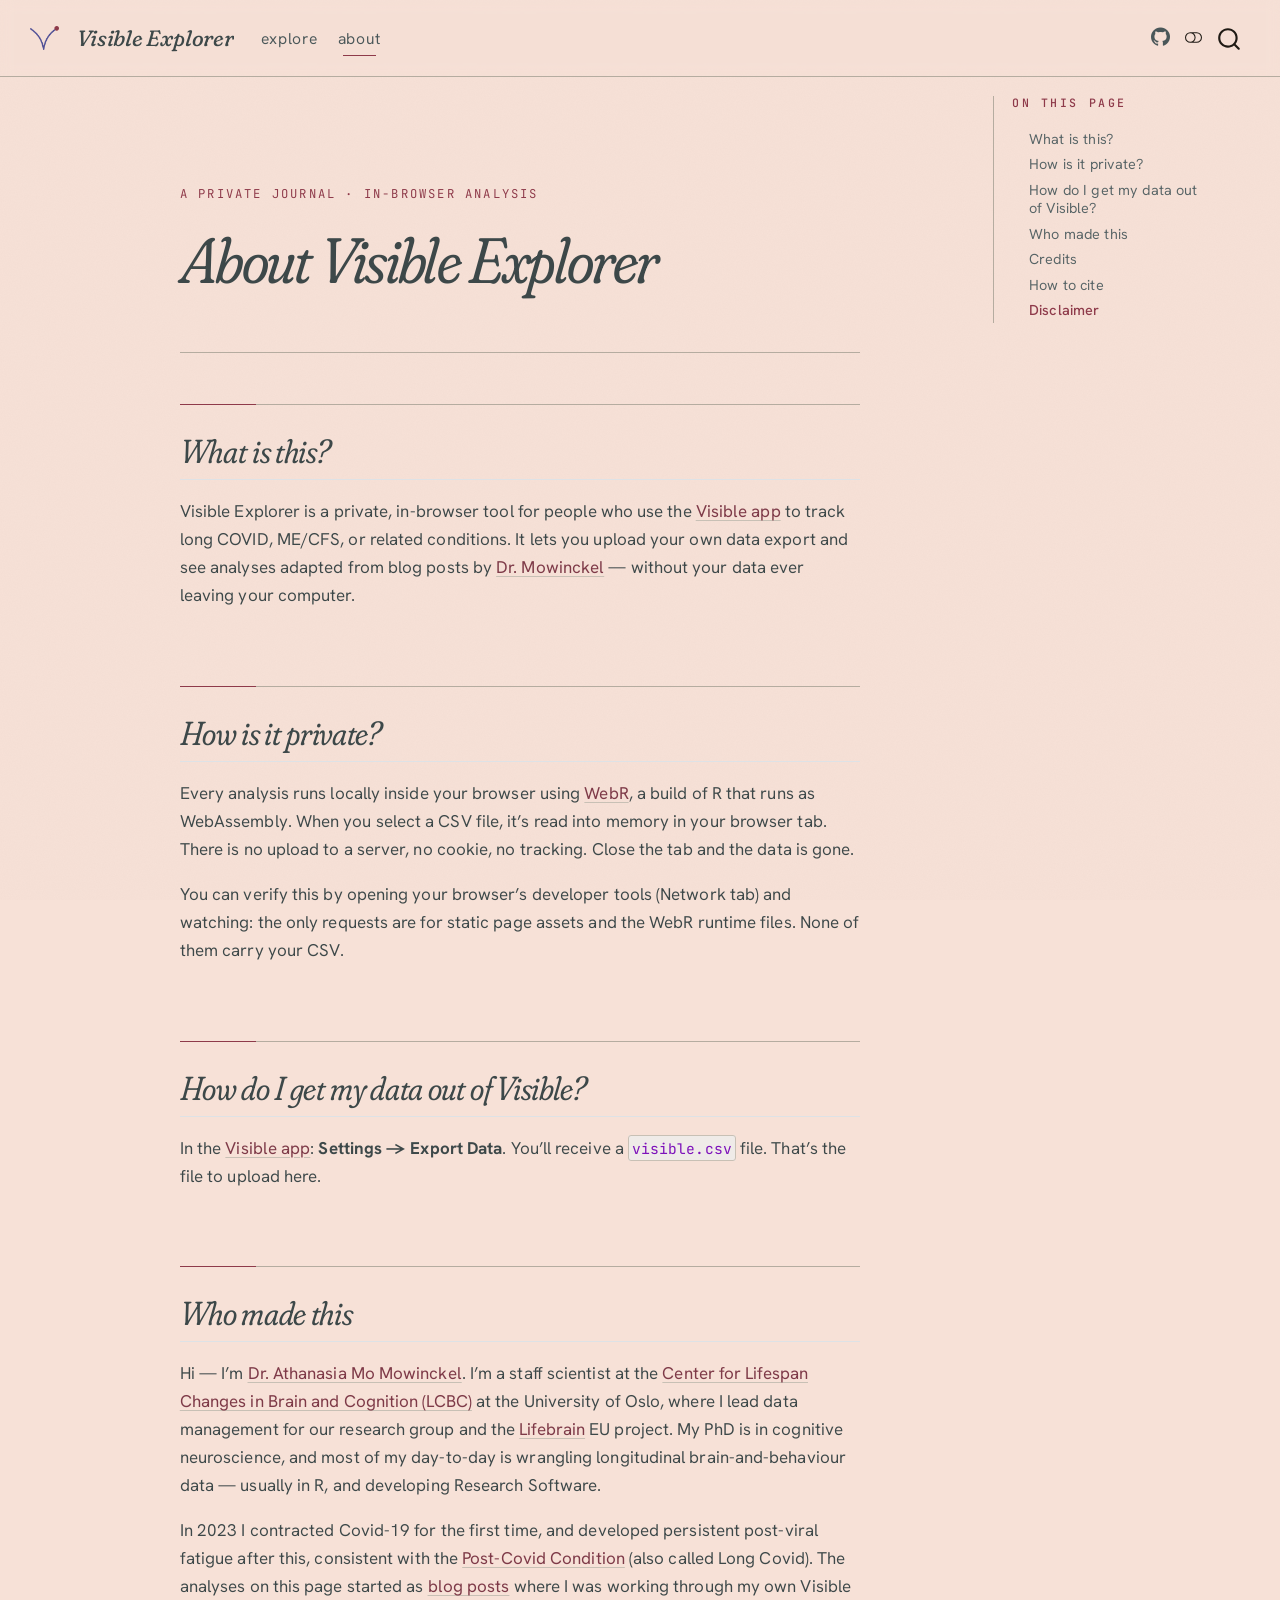
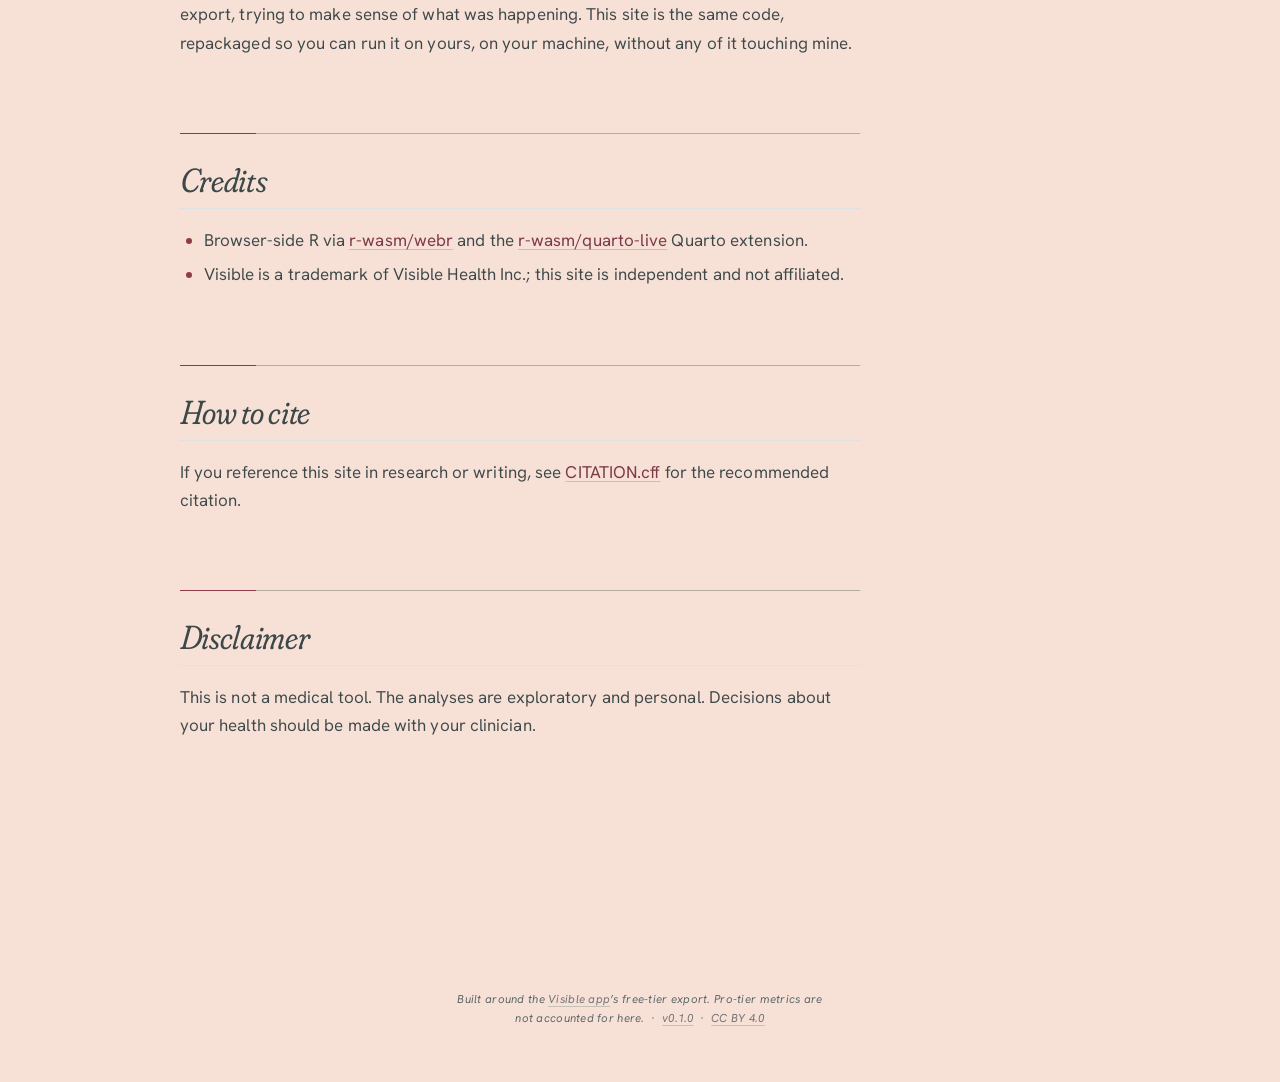
<file: about.html>
<!DOCTYPE html>
<html xmlns="http://www.w3.org/1999/xhtml" lang="en" xml:lang="en"><head>

<meta charset="utf-8">
<meta name="generator" content="quarto-1.9.37">

<meta name="viewport" content="width=device-width, initial-scale=1.0, user-scalable=yes">


<title>About Visible Explorer – Visible Explorer</title>
<style>
/* Default styles provided by pandoc.
** See https://pandoc.org/MANUAL.html#variables-for-html for config info.
*/
code{white-space: pre-wrap;}
span.smallcaps{font-variant: small-caps;}
div.columns{display: flex; gap: min(4vw, 1.5em);}
div.column{flex: auto; overflow-x: auto;}
div.hanging-indent{margin-left: 1.5em; text-indent: -1.5em;}
ul.task-list{list-style: none;}
ul.task-list li input[type="checkbox"] {
  width: 0.8em;
  margin: 0 0.8em 0.2em -1em; /* quarto-specific, see https://github.com/quarto-dev/quarto-cli/issues/4556 */ 
  vertical-align: middle;
}
</style>


<script src="site_libs/quarto-nav/quarto-nav.js"></script>
<script src="site_libs/quarto-nav/headroom.min.js"></script>
<script src="site_libs/clipboard/clipboard.min.js"></script>
<script src="site_libs/quarto-search/autocomplete.umd.js"></script>
<script src="site_libs/quarto-search/fuse.min.js"></script>
<script src="site_libs/quarto-search/quarto-search.js"></script>
<meta name="quarto:offset" content="./">
<link href="./logo.svg" rel="icon" type="image/svg+xml">
<script src="site_libs/quarto-html/quarto.js" type="module"></script>
<script src="site_libs/quarto-html/tabsets/tabsets.js" type="module"></script>
<script src="site_libs/quarto-html/popper.min.js"></script>
<script src="site_libs/quarto-html/tippy.umd.min.js"></script>
<script src="site_libs/quarto-html/anchor.min.js"></script>
<link href="site_libs/quarto-html/tippy.css" rel="stylesheet">
<link href="site_libs/quarto-html/quarto-syntax-highlighting-7f8f88aac4f3542376d5c11b86a4c14d.css" rel="stylesheet" class="quarto-color-scheme" id="quarto-text-highlighting-styles">
<link href="site_libs/quarto-html/quarto-syntax-highlighting-dark-d0ae9245876894da5ac7e18953ecc5cc.css" rel="stylesheet" class="quarto-color-scheme quarto-color-alternate" id="quarto-text-highlighting-styles">
<link href="site_libs/quarto-html/quarto-syntax-highlighting-7f8f88aac4f3542376d5c11b86a4c14d.css" rel="stylesheet" class="quarto-color-scheme-extra" id="quarto-text-highlighting-styles">
<script src="site_libs/bootstrap/bootstrap.min.js"></script>
<link href="site_libs/bootstrap/bootstrap-icons.css" rel="stylesheet">
<link href="site_libs/bootstrap/bootstrap-8f051fefc7b3d096ebf25fac2bc0f537.min.css" rel="stylesheet" append-hash="true" class="quarto-color-scheme" id="quarto-bootstrap" data-mode="light">
<link href="site_libs/bootstrap/bootstrap-dark-431834fbf6eb265fc63e444ed9b8b826.min.css" rel="stylesheet" append-hash="true" class="quarto-color-scheme quarto-color-alternate" id="quarto-bootstrap" data-mode="dark">
<link href="site_libs/bootstrap/bootstrap-8f051fefc7b3d096ebf25fac2bc0f537.min.css" rel="stylesheet" append-hash="true" class="quarto-color-scheme-extra" id="quarto-bootstrap" data-mode="light">
<script src="site_libs/quarto-contrib/live-runtime/live-runtime.js" type="module"></script>
<link href="site_libs/quarto-contrib/live-runtime/live-runtime.css" rel="stylesheet">
<script id="quarto-search-options" type="application/json">{
  "location": "navbar",
  "copy-button": false,
  "collapse-after": 3,
  "panel-placement": "end",
  "type": "overlay",
  "limit": 50,
  "keyboard-shortcut": [
    "f",
    "/",
    "s"
  ],
  "show-item-context": false,
  "language": {
    "search-no-results-text": "No results",
    "search-matching-documents-text": "matching documents",
    "search-copy-link-title": "Copy link to search",
    "search-hide-matches-text": "Hide additional matches",
    "search-more-match-text": "more match in this document",
    "search-more-matches-text": "more matches in this document",
    "search-clear-button-title": "Clear",
    "search-text-placeholder": "",
    "search-detached-cancel-button-title": "Cancel",
    "search-submit-button-title": "Submit",
    "search-label": "Search"
  }
}</script>
<script type="module" src="site_libs/quarto-ojs/quarto-ojs-runtime.js"></script>
<link href="site_libs/quarto-ojs/quarto-ojs.css" rel="stylesheet">
<link rel="preconnect" href="https://fonts.googleapis.com">
<link rel="preconnect" href="https://fonts.gstatic.com" crossorigin="">
<link rel="stylesheet" href="https://fonts.googleapis.com/css2?family=Fraunces:ital,opsz,wght,SOFT@0,9..144,300..700,30..100;1,9..144,300..700,30..100&amp;family=Hanken+Grotesk:ital,wght@0,300..700;1,300..700&amp;family=JetBrains+Mono:wght@400;500&amp;display=swap">
<meta name="description" content="Upload your Visible app export and explore your long COVID / ME-CFS tracking data privately. Analyses run entirely in your browser via WebR — no data leaves your device.">


<link rel="stylesheet" href="styles.css">
</head>

<body class="nav-fixed quarto-light"><script id="quarto-html-before-body" type="application/javascript">
    const toggleBodyColorMode = (bsSheetEl) => {
      const mode = bsSheetEl.getAttribute("data-mode");
      const bodyEl = window.document.querySelector("body");
      if (mode === "dark") {
        bodyEl.classList.add("quarto-dark");
        bodyEl.classList.remove("quarto-light");
      } else {
        bodyEl.classList.add("quarto-light");
        bodyEl.classList.remove("quarto-dark");
      }
    }
    const toggleBodyColorPrimary = () => {
      const bsSheetEl = window.document.querySelector("link#quarto-bootstrap:not([rel=disabled-stylesheet])");
      if (bsSheetEl) {
        toggleBodyColorMode(bsSheetEl);
      }
    }
    const setColorSchemeToggle = (alternate) => {
      const toggles = window.document.querySelectorAll('.quarto-color-scheme-toggle');
      for (let i=0; i < toggles.length; i++) {
        const toggle = toggles[i];
        if (toggle) {
          if (alternate) {
            toggle.classList.add("alternate");
          } else {
            toggle.classList.remove("alternate");
          }
        }
      }
    };
    const toggleColorMode = (alternate) => {
      // Switch the stylesheets
      const primaryStylesheets = window.document.querySelectorAll('link.quarto-color-scheme:not(.quarto-color-alternate)');
      const alternateStylesheets = window.document.querySelectorAll('link.quarto-color-scheme.quarto-color-alternate');
      manageTransitions('#quarto-margin-sidebar .nav-link', false);
      if (alternate) {
        // note: dark is layered on light, we don't disable primary!
        enableStylesheet(alternateStylesheets);
        for (const sheetNode of alternateStylesheets) {
          if (sheetNode.id === "quarto-bootstrap") {
            toggleBodyColorMode(sheetNode);
          }
        }
      } else {
        disableStylesheet(alternateStylesheets);
        enableStylesheet(primaryStylesheets)
        toggleBodyColorPrimary();
      }
      manageTransitions('#quarto-margin-sidebar .nav-link', true);
      // Switch the toggles
      setColorSchemeToggle(alternate)
      // Hack to workaround the fact that safari doesn't
      // properly recolor the scrollbar when toggling (#1455)
      if (navigator.userAgent.indexOf('Safari') > 0 && navigator.userAgent.indexOf('Chrome') == -1) {
        manageTransitions("body", false);
        window.scrollTo(0, 1);
        setTimeout(() => {
          window.scrollTo(0, 0);
          manageTransitions("body", true);
        }, 40);
      }
    }
    const disableStylesheet = (stylesheets) => {
      for (let i=0; i < stylesheets.length; i++) {
        const stylesheet = stylesheets[i];
        stylesheet.rel = 'disabled-stylesheet';
      }
    }
    const enableStylesheet = (stylesheets) => {
      for (let i=0; i < stylesheets.length; i++) {
        const stylesheet = stylesheets[i];
        if(stylesheet.rel !== 'stylesheet') { // for Chrome, which will still FOUC without this check
          stylesheet.rel = 'stylesheet';
        }
      }
    }
    const manageTransitions = (selector, allowTransitions) => {
      const els = window.document.querySelectorAll(selector);
      for (let i=0; i < els.length; i++) {
        const el = els[i];
        if (allowTransitions) {
          el.classList.remove('notransition');
        } else {
          el.classList.add('notransition');
        }
      }
    }
    const isFileUrl = () => {
      return window.location.protocol === 'file:';
    }
    const hasAlternateSentinel = () => {
      let styleSentinel = getColorSchemeSentinel();
      if (styleSentinel !== null) {
        return styleSentinel === "alternate";
      } else {
        return false;
      }
    }
    const setStyleSentinel = (alternate) => {
      const value = alternate ? "alternate" : "default";
      if (!isFileUrl()) {
        window.localStorage.setItem("quarto-color-scheme", value);
      } else {
        localAlternateSentinel = value;
      }
    }
    const getColorSchemeSentinel = () => {
      if (!isFileUrl()) {
        const storageValue = window.localStorage.getItem("quarto-color-scheme");
        return storageValue != null ? storageValue : localAlternateSentinel;
      } else {
        return localAlternateSentinel;
      }
    }
    const toggleGiscusIfUsed = (isAlternate, darkModeDefault) => {
      const baseTheme = document.querySelector('#giscus-base-theme')?.value ?? 'light';
      const alternateTheme = document.querySelector('#giscus-alt-theme')?.value ?? 'dark';
      let newTheme = '';
      if(authorPrefersDark) {
        newTheme = isAlternate ? baseTheme : alternateTheme;
      } else {
        newTheme = isAlternate ? alternateTheme : baseTheme;
      }
      const changeGiscusTheme = () => {
        // From: https://github.com/giscus/giscus/issues/336
        const sendMessage = (message) => {
          const iframe = document.querySelector('iframe.giscus-frame');
          if (!iframe) return;
          iframe.contentWindow.postMessage({ giscus: message }, 'https://giscus.app');
        }
        sendMessage({
          setConfig: {
            theme: newTheme
          }
        });
      }
      const isGiscussLoaded = window.document.querySelector('iframe.giscus-frame') !== null;
      if (isGiscussLoaded) {
        changeGiscusTheme();
      }
    };
    const authorPrefersDark = false;
    const darkModeDefault = authorPrefersDark;
      document.querySelector('link#quarto-text-highlighting-styles.quarto-color-scheme-extra').rel = 'disabled-stylesheet';
      document.querySelector('link#quarto-bootstrap.quarto-color-scheme-extra').rel = 'disabled-stylesheet';
    let localAlternateSentinel = darkModeDefault ? 'alternate' : 'default';
    // Dark / light mode switch
    window.quartoToggleColorScheme = () => {
      // Read the current dark / light value
      let toAlternate = !hasAlternateSentinel();
      toggleColorMode(toAlternate);
      setStyleSentinel(toAlternate);
      toggleGiscusIfUsed(toAlternate, darkModeDefault);
      window.dispatchEvent(new Event('resize'));
    };
    // Switch to dark mode if need be
    if (hasAlternateSentinel()) {
      toggleColorMode(true);
    } else {
      toggleColorMode(false);
    }
  </script>

<div id="quarto-search-results"></div>
  <header id="quarto-header" class="headroom fixed-top">
    <nav class="navbar navbar-expand-lg " data-bs-theme="dark">
      <div class="navbar-container container-fluid">
      <div class="navbar-brand-container mx-auto">
    <a href="./index.html" class="navbar-brand navbar-brand-logo">
    <img src="./logo.png" alt="Visible Explorer" class="navbar-logo light-content">
    <img src="./logo.png" alt="Visible Explorer" class="navbar-logo dark-content">
    </a>
    <a class="navbar-brand" href="./index.html">
    <span class="navbar-title">Visible Explorer</span>
    </a>
  </div>
            <div id="quarto-search" class="" title="Search"></div>
          <button class="navbar-toggler" type="button" data-bs-toggle="collapse" data-bs-target="#navbarCollapse" aria-controls="navbarCollapse" role="menu" aria-expanded="false" aria-label="Toggle navigation" onclick="if (window.quartoToggleHeadroom) { window.quartoToggleHeadroom(); }">
  <span class="navbar-toggler-icon"></span>
</button>
          <div class="collapse navbar-collapse" id="navbarCollapse">
            <ul class="navbar-nav navbar-nav-scroll me-auto">
  <li class="nav-item">
    <a class="nav-link" href="./index.html"> 
<span class="menu-text">Explore</span></a>
  </li>  
  <li class="nav-item">
    <a class="nav-link active" href="./about.html" aria-current="page"> 
<span class="menu-text">About</span></a>
  </li>  
</ul>
            <ul class="navbar-nav navbar-nav-scroll ms-auto">
  <li class="nav-item compact">
    <a class="nav-link" href="https://github.com/drmowinckels/visible"> <i class="bi bi-github" role="img" aria-label="GitHub repository">
</i> 
<span class="menu-text"></span></a>
  </li>  
</ul>
          </div> <!-- /navcollapse -->
            <div class="quarto-navbar-tools">
  <a href="" class="quarto-color-scheme-toggle quarto-navigation-tool  px-1" onclick="window.quartoToggleColorScheme(); return false;" title="Toggle dark mode"><i class="bi"></i></a>
</div>
      </div> <!-- /container-fluid -->
    </nav>
</header>
<!-- content -->
<div id="quarto-content" class="quarto-container page-columns page-rows-contents page-layout-full page-navbar">
<!-- sidebar -->
<!-- margin-sidebar -->
    <div id="quarto-margin-sidebar" class="sidebar margin-sidebar">
        <nav id="TOC" role="doc-toc" class="toc-active">
    <h2 id="toc-title">On this page</h2>
   
  <ul>
  <li><a href="#what-is-this" id="toc-what-is-this" class="nav-link active" data-scroll-target="#what-is-this">What is this?</a></li>
  <li><a href="#how-is-it-private" id="toc-how-is-it-private" class="nav-link" data-scroll-target="#how-is-it-private">How is it private?</a></li>
  <li><a href="#how-do-i-get-my-data-out-of-visible" id="toc-how-do-i-get-my-data-out-of-visible" class="nav-link" data-scroll-target="#how-do-i-get-my-data-out-of-visible">How do I get my data out of Visible?</a></li>
  <li><a href="#who-made-this" id="toc-who-made-this" class="nav-link" data-scroll-target="#who-made-this">Who made this</a></li>
  <li><a href="#credits" id="toc-credits" class="nav-link" data-scroll-target="#credits">Credits</a></li>
  <li><a href="#how-to-cite" id="toc-how-to-cite" class="nav-link" data-scroll-target="#how-to-cite">How to cite</a></li>
  <li><a href="#disclaimer" id="toc-disclaimer" class="nav-link" data-scroll-target="#disclaimer">Disclaimer</a></li>
  </ul>
</nav>
    </div>
<!-- main -->
<main class="content column-page-left" id="quarto-document-content">


<header id="title-block-header" class="quarto-title-block default">
<div class="quarto-title">
<h1 class="title">About Visible Explorer</h1>
</div>



<div class="quarto-title-meta column-page-left">

    
  
    
  </div>
  


</header>


<section id="what-is-this" class="level2">
<h2 class="anchored" data-anchor-id="what-is-this">What is this?</h2>
<p>Visible Explorer is a private, in-browser tool for people who use the <a href="https://www.makevisible.com/">Visible app</a> to track long COVID, ME/CFS, or related conditions. It lets you upload your own data export and see analyses adapted from blog posts by <a href="https://drmowinckels.io">Dr.&nbsp;Mowinckel</a> — without your data ever leaving your computer.</p>
</section>
<section id="how-is-it-private" class="level2">
<h2 class="anchored" data-anchor-id="how-is-it-private">How is it private?</h2>
<p>Every analysis runs locally inside your browser using <a href="https://docs.r-wasm.org/webr/">WebR</a>, a build of R that runs as WebAssembly. When you select a CSV file, it’s read into memory in your browser tab. There is no upload to a server, no cookie, no tracking. Close the tab and the data is gone.</p>
<p>You can verify this by opening your browser’s developer tools (Network tab) and watching: the only requests are for static page assets and the WebR runtime files. None of them carry your CSV.</p>
</section>
<section id="how-do-i-get-my-data-out-of-visible" class="level2">
<h2 class="anchored" data-anchor-id="how-do-i-get-my-data-out-of-visible">How do I get my data out of Visible?</h2>
<p>In the <a href="https://www.makevisible.com/">Visible app</a>: <strong>Settings → Export Data</strong>. You’ll receive a <code>visible.csv</code> file. That’s the file to upload here.</p>
</section>
<section id="who-made-this" class="level2">
<h2 class="anchored" data-anchor-id="who-made-this">Who made this</h2>
<p>Hi — I’m <a href="https://drmowinckels.io">Dr.&nbsp;Athanasia Mo Mowinckel</a>. I’m a staff scientist at the <a href="https://www.oslobrains.no/">Center for Lifespan Changes in Brain and Cognition (LCBC)</a> at the University of Oslo, where I lead data management for our research group and the <a href="https://www.lifebrain.uio.no/">Lifebrain</a> EU project. My PhD is in cognitive neuroscience, and most of my day-to-day is wrangling longitudinal brain-and-behaviour data — usually in R, and developing Research Software.</p>
<p>In 2023 I contracted Covid-19 for the first time, and developed persistent post-viral fatigue after this, consistent with the <a href="https://www.who.int/teams/health-care-readiness/post-covid-19-condition">Post-Covid Condition</a> (also called Long Covid). The analyses on this page started as <a href="https://drmowinckels.io/tags/longcovid/">blog posts</a> where I was working through my own Visible export, trying to make sense of what was happening. This site is the same code, repackaged so you can run it on yours, on your machine, without any of it touching mine.</p>
</section>
<section id="credits" class="level2">
<h2 class="anchored" data-anchor-id="credits">Credits</h2>
<ul>
<li>Browser-side R via <a href="https://github.com/r-wasm/webr">r-wasm/webr</a> and the <a href="https://github.com/r-wasm/quarto-live">r-wasm/quarto-live</a> Quarto extension.</li>
<li>Visible is a trademark of Visible Health Inc.; this site is independent and not affiliated.</li>
</ul>
</section>
<section id="how-to-cite" class="level2">
<h2 class="anchored" data-anchor-id="how-to-cite">How to cite</h2>
<p>If you reference this site in research or writing, see <a href="https://github.com/drmowinckels/visible/blob/main/CITATION.cff">CITATION.cff</a> for the recommended citation.</p>
</section>
<section id="disclaimer" class="level2">
<h2 class="anchored" data-anchor-id="disclaimer">Disclaimer</h2>
<p>This is not a medical tool. The analyses are exploratory and personal. Decisions about your health should be made with your clinician.</p>


<script type="ojs-module-contents">
eyJjb250ZW50cyI6W119
</script>
<div id="exercise-loading-indicator" class="exercise-loading-indicator d-none d-flex align-items-center gap-2">
<div id="exercise-loading-status" class="d-flex gap-2">

</div>
<div class="spinner-grow spinner-grow-sm">

</div>
</div>
<script type="vfs-file">
W10=
</script>
</section>

</main> <!-- /main -->
<script type="ojs-module-contents">
eyJjb250ZW50cyI6W119
</script>
<script type="module">
if (window.location.protocol === "file:") { alert("The OJS runtime does not work with file:// URLs. Please use a web server to view this document."); }
window._ojs.paths.runtimeToDoc = "../..";
window._ojs.paths.runtimeToRoot = "../..";
window._ojs.paths.docToRoot = "";
window._ojs.selfContained = false;
window._ojs.runtime.interpretFromScriptTags();
</script>
<script id="quarto-html-after-body" type="application/javascript">
  window.document.addEventListener("DOMContentLoaded", function (event) {
    // Ensure there is a toggle, if there isn't float one in the top right
    if (window.document.querySelector('.quarto-color-scheme-toggle') === null) {
      const a = window.document.createElement('a');
      a.classList.add('top-right');
      a.classList.add('quarto-color-scheme-toggle');
      a.href = "";
      a.onclick = function() { try { window.quartoToggleColorScheme(); } catch {} return false; };
      const i = window.document.createElement("i");
      i.classList.add('bi');
      a.appendChild(i);
      window.document.body.appendChild(a);
    }
    setColorSchemeToggle(hasAlternateSentinel())
    const icon = "";
    const anchorJS = new window.AnchorJS();
    anchorJS.options = {
      placement: 'right',
      icon: icon
    };
    anchorJS.add('.anchored');
    const isCodeAnnotation = (el) => {
      for (const clz of el.classList) {
        if (clz.startsWith('code-annotation-')) {                     
          return true;
        }
      }
      return false;
    }
    const onCopySuccess = function(e) {
      // button target
      const button = e.trigger;
      // don't keep focus
      button.blur();
      // flash "checked"
      button.classList.add('code-copy-button-checked');
      var currentTitle = button.getAttribute("title");
      button.setAttribute("title", "Copied!");
      let tooltip;
      if (window.bootstrap) {
        button.setAttribute("data-bs-toggle", "tooltip");
        button.setAttribute("data-bs-placement", "left");
        button.setAttribute("data-bs-title", "Copied!");
        tooltip = new bootstrap.Tooltip(button, 
          { trigger: "manual", 
            customClass: "code-copy-button-tooltip",
            offset: [0, -8]});
        tooltip.show();    
      }
      setTimeout(function() {
        if (tooltip) {
          tooltip.hide();
          button.removeAttribute("data-bs-title");
          button.removeAttribute("data-bs-toggle");
          button.removeAttribute("data-bs-placement");
        }
        button.setAttribute("title", currentTitle);
        button.classList.remove('code-copy-button-checked');
      }, 1000);
      // clear code selection
      e.clearSelection();
    }
    const getTextToCopy = function(trigger) {
      const outerScaffold = trigger.parentElement.cloneNode(true);
      const codeEl = outerScaffold.querySelector('code');
      for (const childEl of codeEl.children) {
        if (isCodeAnnotation(childEl)) {
          childEl.remove();
        }
      }
      return codeEl.innerText;
    }
    const clipboard = new window.ClipboardJS('.code-copy-button:not([data-in-quarto-modal])', {
      text: getTextToCopy
    });
    clipboard.on('success', onCopySuccess);
    if (window.document.getElementById('quarto-embedded-source-code-modal')) {
      const clipboardModal = new window.ClipboardJS('.code-copy-button[data-in-quarto-modal]', {
        text: getTextToCopy,
        container: window.document.getElementById('quarto-embedded-source-code-modal')
      });
      clipboardModal.on('success', onCopySuccess);
    }
      var localhostRegex = new RegExp(/^(?:http|https):\/\/localhost\:?[0-9]*\//);
      var mailtoRegex = new RegExp(/^mailto:/);
        var filterRegex = new RegExp("https:\/\/drmowinckels\.github\.io\/visible\/");
      var isInternal = (href) => {
          return filterRegex.test(href) || localhostRegex.test(href) || mailtoRegex.test(href);
      }
      // Inspect non-navigation links and adorn them if external
     var links = window.document.querySelectorAll('a[href]:not(.nav-link):not(.navbar-brand):not(.toc-action):not(.sidebar-link):not(.sidebar-item-toggle):not(.pagination-link):not(.no-external):not([aria-hidden]):not(.dropdown-item):not(.quarto-navigation-tool):not(.about-link)');
      for (var i=0; i<links.length; i++) {
        const link = links[i];
        if (!isInternal(link.href)) {
          // undo the damage that might have been done by quarto-nav.js in the case of
          // links that we want to consider external
          if (link.dataset.originalHref !== undefined) {
            link.href = link.dataset.originalHref;
          }
        }
      }
    function tippyHover(el, contentFn, onTriggerFn, onUntriggerFn) {
      const config = {
        allowHTML: true,
        maxWidth: 500,
        delay: 100,
        arrow: false,
        appendTo: function(el) {
            return el.parentElement;
        },
        interactive: true,
        interactiveBorder: 10,
        theme: 'quarto',
        placement: 'bottom-start',
      };
      if (contentFn) {
        config.content = contentFn;
      }
      if (onTriggerFn) {
        config.onTrigger = onTriggerFn;
      }
      if (onUntriggerFn) {
        config.onUntrigger = onUntriggerFn;
      }
      window.tippy(el, config); 
    }
    const noterefs = window.document.querySelectorAll('a[role="doc-noteref"]');
    for (var i=0; i<noterefs.length; i++) {
      const ref = noterefs[i];
      tippyHover(ref, function() {
        // use id or data attribute instead here
        let href = ref.getAttribute('data-footnote-href') || ref.getAttribute('href');
        try { href = new URL(href).hash; } catch {}
        const id = href.replace(/^#\/?/, "");
        const note = window.document.getElementById(id);
        if (note) {
          return note.innerHTML;
        } else {
          return "";
        }
      });
    }
    const xrefs = window.document.querySelectorAll('a.quarto-xref');
    const processXRef = (id, note) => {
      // Strip column container classes
      const stripColumnClz = (el) => {
        el.classList.remove("page-full", "page-columns");
        if (el.children) {
          for (const child of el.children) {
            stripColumnClz(child);
          }
        }
      }
      stripColumnClz(note)
      if (id === null || id.startsWith('sec-')) {
        // Special case sections, only their first couple elements
        const container = document.createElement("div");
        if (note.children && note.children.length > 2) {
          container.appendChild(note.children[0].cloneNode(true));
          for (let i = 1; i < note.children.length; i++) {
            const child = note.children[i];
            if (child.tagName === "P" && child.innerText === "") {
              continue;
            } else {
              container.appendChild(child.cloneNode(true));
              break;
            }
          }
          if (window.Quarto?.typesetMath) {
            window.Quarto.typesetMath(container);
          }
          return container.innerHTML
        } else {
          if (window.Quarto?.typesetMath) {
            window.Quarto.typesetMath(note);
          }
          return note.innerHTML;
        }
      } else {
        // Remove any anchor links if they are present
        const anchorLink = note.querySelector('a.anchorjs-link');
        if (anchorLink) {
          anchorLink.remove();
        }
        if (window.Quarto?.typesetMath) {
          window.Quarto.typesetMath(note);
        }
        if (note.classList.contains("callout")) {
          return note.outerHTML;
        } else {
          return note.innerHTML;
        }
      }
    }
    for (var i=0; i<xrefs.length; i++) {
      const xref = xrefs[i];
      tippyHover(xref, undefined, function(instance) {
        instance.disable();
        let url = xref.getAttribute('href');
        let hash = undefined; 
        if (url.startsWith('#')) {
          hash = url;
        } else {
          try { hash = new URL(url).hash; } catch {}
        }
        if (hash) {
          const id = hash.replace(/^#\/?/, "");
          const note = window.document.getElementById(id);
          if (note !== null) {
            try {
              const html = processXRef(id, note.cloneNode(true));
              instance.setContent(html);
            } finally {
              instance.enable();
              instance.show();
            }
          } else {
            // See if we can fetch this
            fetch(url.split('#')[0])
            .then(res => res.text())
            .then(html => {
              const parser = new DOMParser();
              const htmlDoc = parser.parseFromString(html, "text/html");
              const note = htmlDoc.getElementById(id);
              if (note !== null) {
                const html = processXRef(id, note);
                instance.setContent(html);
              } 
            }).finally(() => {
              instance.enable();
              instance.show();
            });
          }
        } else {
          // See if we can fetch a full url (with no hash to target)
          // This is a special case and we should probably do some content thinning / targeting
          fetch(url)
          .then(res => res.text())
          .then(html => {
            const parser = new DOMParser();
            const htmlDoc = parser.parseFromString(html, "text/html");
            const note = htmlDoc.querySelector('main.content');
            if (note !== null) {
              // This should only happen for chapter cross references
              // (since there is no id in the URL)
              // remove the first header
              if (note.children.length > 0 && note.children[0].tagName === "HEADER") {
                note.children[0].remove();
              }
              const html = processXRef(null, note);
              instance.setContent(html);
            } 
          }).finally(() => {
            instance.enable();
            instance.show();
          });
        }
      }, function(instance) {
      });
    }
        let selectedAnnoteEl;
        const selectorForAnnotation = ( cell, annotation) => {
          let cellAttr = 'data-code-cell="' + cell + '"';
          let lineAttr = 'data-code-annotation="' +  annotation + '"';
          const selector = 'span[' + cellAttr + '][' + lineAttr + ']';
          return selector;
        }
        const selectCodeLines = (annoteEl) => {
          const doc = window.document;
          const targetCell = annoteEl.getAttribute("data-target-cell");
          const targetAnnotation = annoteEl.getAttribute("data-target-annotation");
          const annoteSpan = window.document.querySelector(selectorForAnnotation(targetCell, targetAnnotation));
          const lines = annoteSpan.getAttribute("data-code-lines").split(",");
          const lineIds = lines.map((line) => {
            return targetCell + "-" + line;
          })
          let top = null;
          let height = null;
          let parent = null;
          if (lineIds.length > 0) {
              //compute the position of the single el (top and bottom and make a div)
              const el = window.document.getElementById(lineIds[0]);
              top = el.offsetTop;
              height = el.offsetHeight;
              parent = el.parentElement.parentElement;
            if (lineIds.length > 1) {
              const lastEl = window.document.getElementById(lineIds[lineIds.length - 1]);
              const bottom = lastEl.offsetTop + lastEl.offsetHeight;
              height = bottom - top;
            }
            if (top !== null && height !== null && parent !== null) {
              // cook up a div (if necessary) and position it 
              let div = window.document.getElementById("code-annotation-line-highlight");
              if (div === null) {
                div = window.document.createElement("div");
                div.setAttribute("id", "code-annotation-line-highlight");
                div.style.position = 'absolute';
                parent.appendChild(div);
              }
              div.style.top = top - 2 + "px";
              div.style.height = height + 4 + "px";
              div.style.left = 0;
              let gutterDiv = window.document.getElementById("code-annotation-line-highlight-gutter");
              if (gutterDiv === null) {
                gutterDiv = window.document.createElement("div");
                gutterDiv.setAttribute("id", "code-annotation-line-highlight-gutter");
                gutterDiv.style.position = 'absolute';
                const codeCell = window.document.getElementById(targetCell);
                const gutter = codeCell.querySelector('.code-annotation-gutter');
                gutter.appendChild(gutterDiv);
              }
              gutterDiv.style.top = top - 2 + "px";
              gutterDiv.style.height = height + 4 + "px";
            }
            selectedAnnoteEl = annoteEl;
          }
        };
        const unselectCodeLines = () => {
          const elementsIds = ["code-annotation-line-highlight", "code-annotation-line-highlight-gutter"];
          elementsIds.forEach((elId) => {
            const div = window.document.getElementById(elId);
            if (div) {
              div.remove();
            }
          });
          selectedAnnoteEl = undefined;
        };
          // Handle positioning of the toggle
      window.addEventListener(
        "resize",
        throttle(() => {
          elRect = undefined;
          if (selectedAnnoteEl) {
            selectCodeLines(selectedAnnoteEl);
          }
        }, 10)
      );
      function throttle(fn, ms) {
      let throttle = false;
      let timer;
        return (...args) => {
          if(!throttle) { // first call gets through
              fn.apply(this, args);
              throttle = true;
          } else { // all the others get throttled
              if(timer) clearTimeout(timer); // cancel #2
              timer = setTimeout(() => {
                fn.apply(this, args);
                timer = throttle = false;
              }, ms);
          }
        };
      }
        // Attach click handler to the DT
        const annoteDls = window.document.querySelectorAll('dt[data-target-cell]');
        for (const annoteDlNode of annoteDls) {
          annoteDlNode.addEventListener('click', (event) => {
            const clickedEl = event.target;
            if (clickedEl !== selectedAnnoteEl) {
              unselectCodeLines();
              const activeEl = window.document.querySelector('dt[data-target-cell].code-annotation-active');
              if (activeEl) {
                activeEl.classList.remove('code-annotation-active');
              }
              selectCodeLines(clickedEl);
              clickedEl.classList.add('code-annotation-active');
            } else {
              // Unselect the line
              unselectCodeLines();
              clickedEl.classList.remove('code-annotation-active');
            }
          });
        }
    const findCites = (el) => {
      const parentEl = el.parentElement;
      if (parentEl) {
        const cites = parentEl.dataset.cites;
        if (cites) {
          return {
            el,
            cites: cites.split(' ')
          };
        } else {
          return findCites(el.parentElement)
        }
      } else {
        return undefined;
      }
    };
    var bibliorefs = window.document.querySelectorAll('a[role="doc-biblioref"]');
    for (var i=0; i<bibliorefs.length; i++) {
      const ref = bibliorefs[i];
      const citeInfo = findCites(ref);
      if (citeInfo) {
        tippyHover(citeInfo.el, function() {
          var popup = window.document.createElement('div');
          citeInfo.cites.forEach(function(cite) {
            var citeDiv = window.document.createElement('div');
            citeDiv.classList.add('hanging-indent');
            citeDiv.classList.add('csl-entry');
            var biblioDiv = window.document.getElementById('ref-' + cite);
            if (biblioDiv) {
              citeDiv.innerHTML = biblioDiv.innerHTML;
            }
            popup.appendChild(citeDiv);
          });
          return popup.innerHTML;
        });
      }
    }
  });
  </script>
</div> <!-- /content -->
<footer class="footer">
  <div class="nav-footer">
    <div class="nav-footer-left">
      &nbsp;
    </div>   
    <div class="nav-footer-center">
<p>Built around the <a href="https://www.makevisible.com/">Visible app</a>’s free-tier export. Pro-tier metrics are not accounted for here. &nbsp;·&nbsp; <a href="https://github.com/drmowinckels/visible/blob/main/CHANGELOG.md">v0.1.0</a> &nbsp;·&nbsp; <a href="https://creativecommons.org/licenses/by/4.0/">CC BY 4.0</a></p>
</div>
    <div class="nav-footer-right">
      &nbsp;
    </div>
  </div>
</footer>




</body></html>
</file>
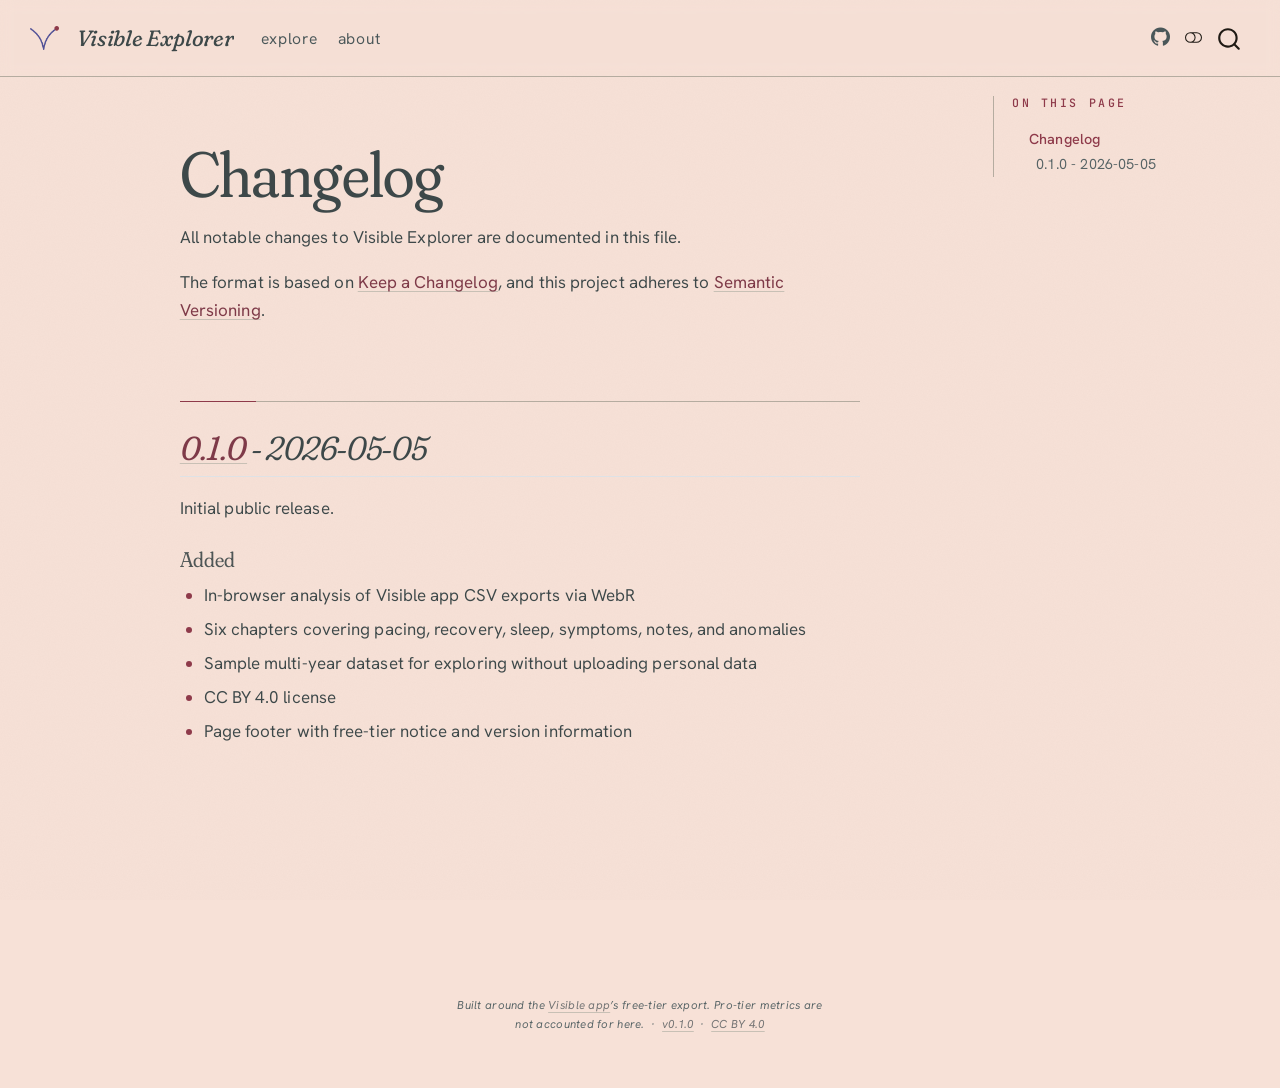
<file: CHANGELOG.html>
<!DOCTYPE html>
<html xmlns="http://www.w3.org/1999/xhtml" lang="en" xml:lang="en"><head>

<meta charset="utf-8">
<meta name="generator" content="quarto-1.9.37">

<meta name="viewport" content="width=device-width, initial-scale=1.0, user-scalable=yes">


<title>changelog – Visible Explorer</title>
<style>
/* Default styles provided by pandoc.
** See https://pandoc.org/MANUAL.html#variables-for-html for config info.
*/
code{white-space: pre-wrap;}
span.smallcaps{font-variant: small-caps;}
div.columns{display: flex; gap: min(4vw, 1.5em);}
div.column{flex: auto; overflow-x: auto;}
div.hanging-indent{margin-left: 1.5em; text-indent: -1.5em;}
ul.task-list{list-style: none;}
ul.task-list li input[type="checkbox"] {
  width: 0.8em;
  margin: 0 0.8em 0.2em -1em; /* quarto-specific, see https://github.com/quarto-dev/quarto-cli/issues/4556 */ 
  vertical-align: middle;
}
</style>


<script src="site_libs/quarto-nav/quarto-nav.js"></script>
<script src="site_libs/quarto-nav/headroom.min.js"></script>
<script src="site_libs/clipboard/clipboard.min.js"></script>
<script src="site_libs/quarto-search/autocomplete.umd.js"></script>
<script src="site_libs/quarto-search/fuse.min.js"></script>
<script src="site_libs/quarto-search/quarto-search.js"></script>
<meta name="quarto:offset" content="./">
<link href="./logo.svg" rel="icon" type="image/svg+xml">
<script src="site_libs/quarto-html/quarto.js" type="module"></script>
<script src="site_libs/quarto-html/tabsets/tabsets.js" type="module"></script>
<script src="site_libs/quarto-html/popper.min.js"></script>
<script src="site_libs/quarto-html/tippy.umd.min.js"></script>
<script src="site_libs/quarto-html/anchor.min.js"></script>
<link href="site_libs/quarto-html/tippy.css" rel="stylesheet">
<link href="site_libs/quarto-html/quarto-syntax-highlighting-7f8f88aac4f3542376d5c11b86a4c14d.css" rel="stylesheet" class="quarto-color-scheme" id="quarto-text-highlighting-styles">
<link href="site_libs/quarto-html/quarto-syntax-highlighting-dark-d0ae9245876894da5ac7e18953ecc5cc.css" rel="stylesheet" class="quarto-color-scheme quarto-color-alternate" id="quarto-text-highlighting-styles">
<link href="site_libs/quarto-html/quarto-syntax-highlighting-7f8f88aac4f3542376d5c11b86a4c14d.css" rel="stylesheet" class="quarto-color-scheme-extra" id="quarto-text-highlighting-styles">
<script src="site_libs/bootstrap/bootstrap.min.js"></script>
<link href="site_libs/bootstrap/bootstrap-icons.css" rel="stylesheet">
<link href="site_libs/bootstrap/bootstrap-8f051fefc7b3d096ebf25fac2bc0f537.min.css" rel="stylesheet" append-hash="true" class="quarto-color-scheme" id="quarto-bootstrap" data-mode="light">
<link href="site_libs/bootstrap/bootstrap-dark-431834fbf6eb265fc63e444ed9b8b826.min.css" rel="stylesheet" append-hash="true" class="quarto-color-scheme quarto-color-alternate" id="quarto-bootstrap" data-mode="dark">
<link href="site_libs/bootstrap/bootstrap-8f051fefc7b3d096ebf25fac2bc0f537.min.css" rel="stylesheet" append-hash="true" class="quarto-color-scheme-extra" id="quarto-bootstrap" data-mode="light">
<script src="site_libs/quarto-contrib/live-runtime/live-runtime.js" type="module"></script>
<link href="site_libs/quarto-contrib/live-runtime/live-runtime.css" rel="stylesheet">
<script id="quarto-search-options" type="application/json">{
  "location": "navbar",
  "copy-button": false,
  "collapse-after": 3,
  "panel-placement": "end",
  "type": "overlay",
  "limit": 50,
  "keyboard-shortcut": [
    "f",
    "/",
    "s"
  ],
  "show-item-context": false,
  "language": {
    "search-no-results-text": "No results",
    "search-matching-documents-text": "matching documents",
    "search-copy-link-title": "Copy link to search",
    "search-hide-matches-text": "Hide additional matches",
    "search-more-match-text": "more match in this document",
    "search-more-matches-text": "more matches in this document",
    "search-clear-button-title": "Clear",
    "search-text-placeholder": "",
    "search-detached-cancel-button-title": "Cancel",
    "search-submit-button-title": "Submit",
    "search-label": "Search"
  }
}</script>
<script type="module" src="site_libs/quarto-ojs/quarto-ojs-runtime.js"></script>
<link href="site_libs/quarto-ojs/quarto-ojs.css" rel="stylesheet">
<link rel="preconnect" href="https://fonts.googleapis.com">
<link rel="preconnect" href="https://fonts.gstatic.com" crossorigin="">
<link rel="stylesheet" href="https://fonts.googleapis.com/css2?family=Fraunces:ital,opsz,wght,SOFT@0,9..144,300..700,30..100;1,9..144,300..700,30..100&amp;family=Hanken+Grotesk:ital,wght@0,300..700;1,300..700&amp;family=JetBrains+Mono:wght@400;500&amp;display=swap">
<meta name="description" content="Upload your Visible app export and explore your long COVID / ME-CFS tracking data privately. Analyses run entirely in your browser via WebR — no data leaves your device.">


<link rel="stylesheet" href="styles.css">
</head>

<body class="nav-fixed quarto-light"><script id="quarto-html-before-body" type="application/javascript">
    const toggleBodyColorMode = (bsSheetEl) => {
      const mode = bsSheetEl.getAttribute("data-mode");
      const bodyEl = window.document.querySelector("body");
      if (mode === "dark") {
        bodyEl.classList.add("quarto-dark");
        bodyEl.classList.remove("quarto-light");
      } else {
        bodyEl.classList.add("quarto-light");
        bodyEl.classList.remove("quarto-dark");
      }
    }
    const toggleBodyColorPrimary = () => {
      const bsSheetEl = window.document.querySelector("link#quarto-bootstrap:not([rel=disabled-stylesheet])");
      if (bsSheetEl) {
        toggleBodyColorMode(bsSheetEl);
      }
    }
    const setColorSchemeToggle = (alternate) => {
      const toggles = window.document.querySelectorAll('.quarto-color-scheme-toggle');
      for (let i=0; i < toggles.length; i++) {
        const toggle = toggles[i];
        if (toggle) {
          if (alternate) {
            toggle.classList.add("alternate");
          } else {
            toggle.classList.remove("alternate");
          }
        }
      }
    };
    const toggleColorMode = (alternate) => {
      // Switch the stylesheets
      const primaryStylesheets = window.document.querySelectorAll('link.quarto-color-scheme:not(.quarto-color-alternate)');
      const alternateStylesheets = window.document.querySelectorAll('link.quarto-color-scheme.quarto-color-alternate');
      manageTransitions('#quarto-margin-sidebar .nav-link', false);
      if (alternate) {
        // note: dark is layered on light, we don't disable primary!
        enableStylesheet(alternateStylesheets);
        for (const sheetNode of alternateStylesheets) {
          if (sheetNode.id === "quarto-bootstrap") {
            toggleBodyColorMode(sheetNode);
          }
        }
      } else {
        disableStylesheet(alternateStylesheets);
        enableStylesheet(primaryStylesheets)
        toggleBodyColorPrimary();
      }
      manageTransitions('#quarto-margin-sidebar .nav-link', true);
      // Switch the toggles
      setColorSchemeToggle(alternate)
      // Hack to workaround the fact that safari doesn't
      // properly recolor the scrollbar when toggling (#1455)
      if (navigator.userAgent.indexOf('Safari') > 0 && navigator.userAgent.indexOf('Chrome') == -1) {
        manageTransitions("body", false);
        window.scrollTo(0, 1);
        setTimeout(() => {
          window.scrollTo(0, 0);
          manageTransitions("body", true);
        }, 40);
      }
    }
    const disableStylesheet = (stylesheets) => {
      for (let i=0; i < stylesheets.length; i++) {
        const stylesheet = stylesheets[i];
        stylesheet.rel = 'disabled-stylesheet';
      }
    }
    const enableStylesheet = (stylesheets) => {
      for (let i=0; i < stylesheets.length; i++) {
        const stylesheet = stylesheets[i];
        if(stylesheet.rel !== 'stylesheet') { // for Chrome, which will still FOUC without this check
          stylesheet.rel = 'stylesheet';
        }
      }
    }
    const manageTransitions = (selector, allowTransitions) => {
      const els = window.document.querySelectorAll(selector);
      for (let i=0; i < els.length; i++) {
        const el = els[i];
        if (allowTransitions) {
          el.classList.remove('notransition');
        } else {
          el.classList.add('notransition');
        }
      }
    }
    const isFileUrl = () => {
      return window.location.protocol === 'file:';
    }
    const hasAlternateSentinel = () => {
      let styleSentinel = getColorSchemeSentinel();
      if (styleSentinel !== null) {
        return styleSentinel === "alternate";
      } else {
        return false;
      }
    }
    const setStyleSentinel = (alternate) => {
      const value = alternate ? "alternate" : "default";
      if (!isFileUrl()) {
        window.localStorage.setItem("quarto-color-scheme", value);
      } else {
        localAlternateSentinel = value;
      }
    }
    const getColorSchemeSentinel = () => {
      if (!isFileUrl()) {
        const storageValue = window.localStorage.getItem("quarto-color-scheme");
        return storageValue != null ? storageValue : localAlternateSentinel;
      } else {
        return localAlternateSentinel;
      }
    }
    const toggleGiscusIfUsed = (isAlternate, darkModeDefault) => {
      const baseTheme = document.querySelector('#giscus-base-theme')?.value ?? 'light';
      const alternateTheme = document.querySelector('#giscus-alt-theme')?.value ?? 'dark';
      let newTheme = '';
      if(authorPrefersDark) {
        newTheme = isAlternate ? baseTheme : alternateTheme;
      } else {
        newTheme = isAlternate ? alternateTheme : baseTheme;
      }
      const changeGiscusTheme = () => {
        // From: https://github.com/giscus/giscus/issues/336
        const sendMessage = (message) => {
          const iframe = document.querySelector('iframe.giscus-frame');
          if (!iframe) return;
          iframe.contentWindow.postMessage({ giscus: message }, 'https://giscus.app');
        }
        sendMessage({
          setConfig: {
            theme: newTheme
          }
        });
      }
      const isGiscussLoaded = window.document.querySelector('iframe.giscus-frame') !== null;
      if (isGiscussLoaded) {
        changeGiscusTheme();
      }
    };
    const authorPrefersDark = false;
    const darkModeDefault = authorPrefersDark;
      document.querySelector('link#quarto-text-highlighting-styles.quarto-color-scheme-extra').rel = 'disabled-stylesheet';
      document.querySelector('link#quarto-bootstrap.quarto-color-scheme-extra').rel = 'disabled-stylesheet';
    let localAlternateSentinel = darkModeDefault ? 'alternate' : 'default';
    // Dark / light mode switch
    window.quartoToggleColorScheme = () => {
      // Read the current dark / light value
      let toAlternate = !hasAlternateSentinel();
      toggleColorMode(toAlternate);
      setStyleSentinel(toAlternate);
      toggleGiscusIfUsed(toAlternate, darkModeDefault);
      window.dispatchEvent(new Event('resize'));
    };
    // Switch to dark mode if need be
    if (hasAlternateSentinel()) {
      toggleColorMode(true);
    } else {
      toggleColorMode(false);
    }
  </script>

<div id="quarto-search-results"></div>
  <header id="quarto-header" class="headroom fixed-top">
    <nav class="navbar navbar-expand-lg " data-bs-theme="dark">
      <div class="navbar-container container-fluid">
      <div class="navbar-brand-container mx-auto">
    <a href="./index.html" class="navbar-brand navbar-brand-logo">
    <img src="./logo.png" alt="Visible Explorer" class="navbar-logo light-content">
    <img src="./logo.png" alt="Visible Explorer" class="navbar-logo dark-content">
    </a>
    <a class="navbar-brand" href="./index.html">
    <span class="navbar-title">Visible Explorer</span>
    </a>
  </div>
            <div id="quarto-search" class="" title="Search"></div>
          <button class="navbar-toggler" type="button" data-bs-toggle="collapse" data-bs-target="#navbarCollapse" aria-controls="navbarCollapse" role="menu" aria-expanded="false" aria-label="Toggle navigation" onclick="if (window.quartoToggleHeadroom) { window.quartoToggleHeadroom(); }">
  <span class="navbar-toggler-icon"></span>
</button>
          <div class="collapse navbar-collapse" id="navbarCollapse">
            <ul class="navbar-nav navbar-nav-scroll me-auto">
  <li class="nav-item">
    <a class="nav-link" href="./index.html"> 
<span class="menu-text">Explore</span></a>
  </li>  
  <li class="nav-item">
    <a class="nav-link" href="./about.html"> 
<span class="menu-text">About</span></a>
  </li>  
</ul>
            <ul class="navbar-nav navbar-nav-scroll ms-auto">
  <li class="nav-item compact">
    <a class="nav-link" href="https://github.com/drmowinckels/visible"> <i class="bi bi-github" role="img" aria-label="GitHub repository">
</i> 
<span class="menu-text"></span></a>
  </li>  
</ul>
          </div> <!-- /navcollapse -->
            <div class="quarto-navbar-tools">
  <a href="" class="quarto-color-scheme-toggle quarto-navigation-tool  px-1" onclick="window.quartoToggleColorScheme(); return false;" title="Toggle dark mode"><i class="bi"></i></a>
</div>
      </div> <!-- /container-fluid -->
    </nav>
</header>
<!-- content -->
<div id="quarto-content" class="quarto-container page-columns page-rows-contents page-layout-full page-navbar">
<!-- sidebar -->
<!-- margin-sidebar -->
    <div id="quarto-margin-sidebar" class="sidebar margin-sidebar">
        <nav id="TOC" role="doc-toc" class="toc-active">
    <h2 id="toc-title">On this page</h2>
   
  <ul>
  <li><a href="#changelog" id="toc-changelog" class="nav-link active" data-scroll-target="#changelog">Changelog</a>
  <ul class="collapse">
  <li><a href="#section" id="toc-section" class="nav-link" data-scroll-target="#section">0.1.0 - 2026-05-05</a>
  <ul class="collapse">
  <li><a href="#added" id="toc-added" class="nav-link" data-scroll-target="#added">Added</a></li>
  </ul></li>
  </ul></li>
  </ul>
</nav>
    </div>
<!-- main -->
<main class="content column-page-left" id="quarto-document-content"><header id="title-block-header" class="quarto-title-block"></header>





<section id="changelog" class="level1">
<h1>Changelog</h1>
<p>All notable changes to Visible Explorer are documented in this file.</p>
<p>The format is based on <a href="https://keepachangelog.com/en/1.1.0/">Keep a Changelog</a>, and this project adheres to <a href="https://semver.org/spec/v2.0.0.html">Semantic Versioning</a>.</p>
<section id="section" class="level2">
<h2 class="anchored" data-anchor-id="section"><a href="https://github.com/drmowinckels/visible/releases/tag/v0.1.0">0.1.0</a> - 2026-05-05</h2>
<p>Initial public release.</p>
<section id="added" class="level3">
<h3 class="anchored" data-anchor-id="added">Added</h3>
<ul>
<li>In-browser analysis of Visible app CSV exports via WebR</li>
<li>Six chapters covering pacing, recovery, sleep, symptoms, notes, and anomalies</li>
<li>Sample multi-year dataset for exploring without uploading personal data</li>
<li>CC BY 4.0 license</li>
<li>Page footer with free-tier notice and version information</li>
</ul>


<script type="ojs-module-contents">
eyJjb250ZW50cyI6W119
</script>
<div id="exercise-loading-indicator" class="exercise-loading-indicator d-none d-flex align-items-center gap-2">
<div id="exercise-loading-status" class="d-flex gap-2">

</div>
<div class="spinner-grow spinner-grow-sm">

</div>
</div>
<script type="vfs-file">
W10=
</script>
</section>
</section>
</section>

</main> <!-- /main -->
<script type="ojs-module-contents">
eyJjb250ZW50cyI6W119
</script>
<script type="module">
if (window.location.protocol === "file:") { alert("The OJS runtime does not work with file:// URLs. Please use a web server to view this document."); }
window._ojs.paths.runtimeToDoc = "../..";
window._ojs.paths.runtimeToRoot = "../..";
window._ojs.paths.docToRoot = "";
window._ojs.selfContained = false;
window._ojs.runtime.interpretFromScriptTags();
</script>
<script id="quarto-html-after-body" type="application/javascript">
  window.document.addEventListener("DOMContentLoaded", function (event) {
    // Ensure there is a toggle, if there isn't float one in the top right
    if (window.document.querySelector('.quarto-color-scheme-toggle') === null) {
      const a = window.document.createElement('a');
      a.classList.add('top-right');
      a.classList.add('quarto-color-scheme-toggle');
      a.href = "";
      a.onclick = function() { try { window.quartoToggleColorScheme(); } catch {} return false; };
      const i = window.document.createElement("i");
      i.classList.add('bi');
      a.appendChild(i);
      window.document.body.appendChild(a);
    }
    setColorSchemeToggle(hasAlternateSentinel())
    const icon = "";
    const anchorJS = new window.AnchorJS();
    anchorJS.options = {
      placement: 'right',
      icon: icon
    };
    anchorJS.add('.anchored');
    const isCodeAnnotation = (el) => {
      for (const clz of el.classList) {
        if (clz.startsWith('code-annotation-')) {                     
          return true;
        }
      }
      return false;
    }
    const onCopySuccess = function(e) {
      // button target
      const button = e.trigger;
      // don't keep focus
      button.blur();
      // flash "checked"
      button.classList.add('code-copy-button-checked');
      var currentTitle = button.getAttribute("title");
      button.setAttribute("title", "Copied!");
      let tooltip;
      if (window.bootstrap) {
        button.setAttribute("data-bs-toggle", "tooltip");
        button.setAttribute("data-bs-placement", "left");
        button.setAttribute("data-bs-title", "Copied!");
        tooltip = new bootstrap.Tooltip(button, 
          { trigger: "manual", 
            customClass: "code-copy-button-tooltip",
            offset: [0, -8]});
        tooltip.show();    
      }
      setTimeout(function() {
        if (tooltip) {
          tooltip.hide();
          button.removeAttribute("data-bs-title");
          button.removeAttribute("data-bs-toggle");
          button.removeAttribute("data-bs-placement");
        }
        button.setAttribute("title", currentTitle);
        button.classList.remove('code-copy-button-checked');
      }, 1000);
      // clear code selection
      e.clearSelection();
    }
    const getTextToCopy = function(trigger) {
      const outerScaffold = trigger.parentElement.cloneNode(true);
      const codeEl = outerScaffold.querySelector('code');
      for (const childEl of codeEl.children) {
        if (isCodeAnnotation(childEl)) {
          childEl.remove();
        }
      }
      return codeEl.innerText;
    }
    const clipboard = new window.ClipboardJS('.code-copy-button:not([data-in-quarto-modal])', {
      text: getTextToCopy
    });
    clipboard.on('success', onCopySuccess);
    if (window.document.getElementById('quarto-embedded-source-code-modal')) {
      const clipboardModal = new window.ClipboardJS('.code-copy-button[data-in-quarto-modal]', {
        text: getTextToCopy,
        container: window.document.getElementById('quarto-embedded-source-code-modal')
      });
      clipboardModal.on('success', onCopySuccess);
    }
      var localhostRegex = new RegExp(/^(?:http|https):\/\/localhost\:?[0-9]*\//);
      var mailtoRegex = new RegExp(/^mailto:/);
        var filterRegex = new RegExp("https:\/\/drmowinckels\.github\.io\/visible\/");
      var isInternal = (href) => {
          return filterRegex.test(href) || localhostRegex.test(href) || mailtoRegex.test(href);
      }
      // Inspect non-navigation links and adorn them if external
     var links = window.document.querySelectorAll('a[href]:not(.nav-link):not(.navbar-brand):not(.toc-action):not(.sidebar-link):not(.sidebar-item-toggle):not(.pagination-link):not(.no-external):not([aria-hidden]):not(.dropdown-item):not(.quarto-navigation-tool):not(.about-link)');
      for (var i=0; i<links.length; i++) {
        const link = links[i];
        if (!isInternal(link.href)) {
          // undo the damage that might have been done by quarto-nav.js in the case of
          // links that we want to consider external
          if (link.dataset.originalHref !== undefined) {
            link.href = link.dataset.originalHref;
          }
        }
      }
    function tippyHover(el, contentFn, onTriggerFn, onUntriggerFn) {
      const config = {
        allowHTML: true,
        maxWidth: 500,
        delay: 100,
        arrow: false,
        appendTo: function(el) {
            return el.parentElement;
        },
        interactive: true,
        interactiveBorder: 10,
        theme: 'quarto',
        placement: 'bottom-start',
      };
      if (contentFn) {
        config.content = contentFn;
      }
      if (onTriggerFn) {
        config.onTrigger = onTriggerFn;
      }
      if (onUntriggerFn) {
        config.onUntrigger = onUntriggerFn;
      }
      window.tippy(el, config); 
    }
    const noterefs = window.document.querySelectorAll('a[role="doc-noteref"]');
    for (var i=0; i<noterefs.length; i++) {
      const ref = noterefs[i];
      tippyHover(ref, function() {
        // use id or data attribute instead here
        let href = ref.getAttribute('data-footnote-href') || ref.getAttribute('href');
        try { href = new URL(href).hash; } catch {}
        const id = href.replace(/^#\/?/, "");
        const note = window.document.getElementById(id);
        if (note) {
          return note.innerHTML;
        } else {
          return "";
        }
      });
    }
    const xrefs = window.document.querySelectorAll('a.quarto-xref');
    const processXRef = (id, note) => {
      // Strip column container classes
      const stripColumnClz = (el) => {
        el.classList.remove("page-full", "page-columns");
        if (el.children) {
          for (const child of el.children) {
            stripColumnClz(child);
          }
        }
      }
      stripColumnClz(note)
      if (id === null || id.startsWith('sec-')) {
        // Special case sections, only their first couple elements
        const container = document.createElement("div");
        if (note.children && note.children.length > 2) {
          container.appendChild(note.children[0].cloneNode(true));
          for (let i = 1; i < note.children.length; i++) {
            const child = note.children[i];
            if (child.tagName === "P" && child.innerText === "") {
              continue;
            } else {
              container.appendChild(child.cloneNode(true));
              break;
            }
          }
          if (window.Quarto?.typesetMath) {
            window.Quarto.typesetMath(container);
          }
          return container.innerHTML
        } else {
          if (window.Quarto?.typesetMath) {
            window.Quarto.typesetMath(note);
          }
          return note.innerHTML;
        }
      } else {
        // Remove any anchor links if they are present
        const anchorLink = note.querySelector('a.anchorjs-link');
        if (anchorLink) {
          anchorLink.remove();
        }
        if (window.Quarto?.typesetMath) {
          window.Quarto.typesetMath(note);
        }
        if (note.classList.contains("callout")) {
          return note.outerHTML;
        } else {
          return note.innerHTML;
        }
      }
    }
    for (var i=0; i<xrefs.length; i++) {
      const xref = xrefs[i];
      tippyHover(xref, undefined, function(instance) {
        instance.disable();
        let url = xref.getAttribute('href');
        let hash = undefined; 
        if (url.startsWith('#')) {
          hash = url;
        } else {
          try { hash = new URL(url).hash; } catch {}
        }
        if (hash) {
          const id = hash.replace(/^#\/?/, "");
          const note = window.document.getElementById(id);
          if (note !== null) {
            try {
              const html = processXRef(id, note.cloneNode(true));
              instance.setContent(html);
            } finally {
              instance.enable();
              instance.show();
            }
          } else {
            // See if we can fetch this
            fetch(url.split('#')[0])
            .then(res => res.text())
            .then(html => {
              const parser = new DOMParser();
              const htmlDoc = parser.parseFromString(html, "text/html");
              const note = htmlDoc.getElementById(id);
              if (note !== null) {
                const html = processXRef(id, note);
                instance.setContent(html);
              } 
            }).finally(() => {
              instance.enable();
              instance.show();
            });
          }
        } else {
          // See if we can fetch a full url (with no hash to target)
          // This is a special case and we should probably do some content thinning / targeting
          fetch(url)
          .then(res => res.text())
          .then(html => {
            const parser = new DOMParser();
            const htmlDoc = parser.parseFromString(html, "text/html");
            const note = htmlDoc.querySelector('main.content');
            if (note !== null) {
              // This should only happen for chapter cross references
              // (since there is no id in the URL)
              // remove the first header
              if (note.children.length > 0 && note.children[0].tagName === "HEADER") {
                note.children[0].remove();
              }
              const html = processXRef(null, note);
              instance.setContent(html);
            } 
          }).finally(() => {
            instance.enable();
            instance.show();
          });
        }
      }, function(instance) {
      });
    }
        let selectedAnnoteEl;
        const selectorForAnnotation = ( cell, annotation) => {
          let cellAttr = 'data-code-cell="' + cell + '"';
          let lineAttr = 'data-code-annotation="' +  annotation + '"';
          const selector = 'span[' + cellAttr + '][' + lineAttr + ']';
          return selector;
        }
        const selectCodeLines = (annoteEl) => {
          const doc = window.document;
          const targetCell = annoteEl.getAttribute("data-target-cell");
          const targetAnnotation = annoteEl.getAttribute("data-target-annotation");
          const annoteSpan = window.document.querySelector(selectorForAnnotation(targetCell, targetAnnotation));
          const lines = annoteSpan.getAttribute("data-code-lines").split(",");
          const lineIds = lines.map((line) => {
            return targetCell + "-" + line;
          })
          let top = null;
          let height = null;
          let parent = null;
          if (lineIds.length > 0) {
              //compute the position of the single el (top and bottom and make a div)
              const el = window.document.getElementById(lineIds[0]);
              top = el.offsetTop;
              height = el.offsetHeight;
              parent = el.parentElement.parentElement;
            if (lineIds.length > 1) {
              const lastEl = window.document.getElementById(lineIds[lineIds.length - 1]);
              const bottom = lastEl.offsetTop + lastEl.offsetHeight;
              height = bottom - top;
            }
            if (top !== null && height !== null && parent !== null) {
              // cook up a div (if necessary) and position it 
              let div = window.document.getElementById("code-annotation-line-highlight");
              if (div === null) {
                div = window.document.createElement("div");
                div.setAttribute("id", "code-annotation-line-highlight");
                div.style.position = 'absolute';
                parent.appendChild(div);
              }
              div.style.top = top - 2 + "px";
              div.style.height = height + 4 + "px";
              div.style.left = 0;
              let gutterDiv = window.document.getElementById("code-annotation-line-highlight-gutter");
              if (gutterDiv === null) {
                gutterDiv = window.document.createElement("div");
                gutterDiv.setAttribute("id", "code-annotation-line-highlight-gutter");
                gutterDiv.style.position = 'absolute';
                const codeCell = window.document.getElementById(targetCell);
                const gutter = codeCell.querySelector('.code-annotation-gutter');
                gutter.appendChild(gutterDiv);
              }
              gutterDiv.style.top = top - 2 + "px";
              gutterDiv.style.height = height + 4 + "px";
            }
            selectedAnnoteEl = annoteEl;
          }
        };
        const unselectCodeLines = () => {
          const elementsIds = ["code-annotation-line-highlight", "code-annotation-line-highlight-gutter"];
          elementsIds.forEach((elId) => {
            const div = window.document.getElementById(elId);
            if (div) {
              div.remove();
            }
          });
          selectedAnnoteEl = undefined;
        };
          // Handle positioning of the toggle
      window.addEventListener(
        "resize",
        throttle(() => {
          elRect = undefined;
          if (selectedAnnoteEl) {
            selectCodeLines(selectedAnnoteEl);
          }
        }, 10)
      );
      function throttle(fn, ms) {
      let throttle = false;
      let timer;
        return (...args) => {
          if(!throttle) { // first call gets through
              fn.apply(this, args);
              throttle = true;
          } else { // all the others get throttled
              if(timer) clearTimeout(timer); // cancel #2
              timer = setTimeout(() => {
                fn.apply(this, args);
                timer = throttle = false;
              }, ms);
          }
        };
      }
        // Attach click handler to the DT
        const annoteDls = window.document.querySelectorAll('dt[data-target-cell]');
        for (const annoteDlNode of annoteDls) {
          annoteDlNode.addEventListener('click', (event) => {
            const clickedEl = event.target;
            if (clickedEl !== selectedAnnoteEl) {
              unselectCodeLines();
              const activeEl = window.document.querySelector('dt[data-target-cell].code-annotation-active');
              if (activeEl) {
                activeEl.classList.remove('code-annotation-active');
              }
              selectCodeLines(clickedEl);
              clickedEl.classList.add('code-annotation-active');
            } else {
              // Unselect the line
              unselectCodeLines();
              clickedEl.classList.remove('code-annotation-active');
            }
          });
        }
    const findCites = (el) => {
      const parentEl = el.parentElement;
      if (parentEl) {
        const cites = parentEl.dataset.cites;
        if (cites) {
          return {
            el,
            cites: cites.split(' ')
          };
        } else {
          return findCites(el.parentElement)
        }
      } else {
        return undefined;
      }
    };
    var bibliorefs = window.document.querySelectorAll('a[role="doc-biblioref"]');
    for (var i=0; i<bibliorefs.length; i++) {
      const ref = bibliorefs[i];
      const citeInfo = findCites(ref);
      if (citeInfo) {
        tippyHover(citeInfo.el, function() {
          var popup = window.document.createElement('div');
          citeInfo.cites.forEach(function(cite) {
            var citeDiv = window.document.createElement('div');
            citeDiv.classList.add('hanging-indent');
            citeDiv.classList.add('csl-entry');
            var biblioDiv = window.document.getElementById('ref-' + cite);
            if (biblioDiv) {
              citeDiv.innerHTML = biblioDiv.innerHTML;
            }
            popup.appendChild(citeDiv);
          });
          return popup.innerHTML;
        });
      }
    }
  });
  </script>
</div> <!-- /content -->
<footer class="footer">
  <div class="nav-footer">
    <div class="nav-footer-left">
      &nbsp;
    </div>   
    <div class="nav-footer-center">
<p>Built around the <a href="https://www.makevisible.com/">Visible app</a>’s free-tier export. Pro-tier metrics are not accounted for here. &nbsp;·&nbsp; <a href="https://github.com/drmowinckels/visible/blob/main/CHANGELOG.md">v0.1.0</a> &nbsp;·&nbsp; <a href="https://creativecommons.org/licenses/by/4.0/">CC BY 4.0</a></p>
</div>
    <div class="nav-footer-right">
      &nbsp;
    </div>
  </div>
</footer>




</body></html>
</file>
<file: site_libs/quarto-html/tippy.css>
.tippy-box[data-animation=fade][data-state=hidden]{opacity:0}[data-tippy-root]{max-width:calc(100vw - 10px)}.tippy-box{position:relative;background-color:#333;color:#fff;border-radius:4px;font-size:14px;line-height:1.4;white-space:normal;outline:0;transition-property:transform,visibility,opacity}.tippy-box[data-placement^=top]>.tippy-arrow{bottom:0}.tippy-box[data-placement^=top]>.tippy-arrow:before{bottom:-7px;left:0;border-width:8px 8px 0;border-top-color:initial;transform-origin:center top}.tippy-box[data-placement^=bottom]>.tippy-arrow{top:0}.tippy-box[data-placement^=bottom]>.tippy-arrow:before{top:-7px;left:0;border-width:0 8px 8px;border-bottom-color:initial;transform-origin:center bottom}.tippy-box[data-placement^=left]>.tippy-arrow{right:0}.tippy-box[data-placement^=left]>.tippy-arrow:before{border-width:8px 0 8px 8px;border-left-color:initial;right:-7px;transform-origin:center left}.tippy-box[data-placement^=right]>.tippy-arrow{left:0}.tippy-box[data-placement^=right]>.tippy-arrow:before{left:-7px;border-width:8px 8px 8px 0;border-right-color:initial;transform-origin:center right}.tippy-box[data-inertia][data-state=visible]{transition-timing-function:cubic-bezier(.54,1.5,.38,1.11)}.tippy-arrow{width:16px;height:16px;color:#333}.tippy-arrow:before{content:"";position:absolute;border-color:transparent;border-style:solid}.tippy-content{position:relative;padding:5px 9px;z-index:1}
</file>
<file: site_libs/quarto-html/quarto-syntax-highlighting-7f8f88aac4f3542376d5c11b86a4c14d.css>
/* quarto syntax highlight colors */
:root {
  --quarto-hl-ot-color: #003B4F;
  --quarto-hl-at-color: #657422;
  --quarto-hl-ss-color: #20794D;
  --quarto-hl-an-color: #5E5E5E;
  --quarto-hl-fu-color: #4758AB;
  --quarto-hl-st-color: #20794D;
  --quarto-hl-cf-color: #003B4F;
  --quarto-hl-op-color: #5E5E5E;
  --quarto-hl-er-color: #AD0000;
  --quarto-hl-bn-color: #AD0000;
  --quarto-hl-al-color: #AD0000;
  --quarto-hl-va-color: #111111;
  --quarto-hl-bu-color: inherit;
  --quarto-hl-ex-color: inherit;
  --quarto-hl-pp-color: #AD0000;
  --quarto-hl-in-color: #5E5E5E;
  --quarto-hl-vs-color: #20794D;
  --quarto-hl-wa-color: #5E5E5E;
  --quarto-hl-do-color: #5E5E5E;
  --quarto-hl-im-color: #00769E;
  --quarto-hl-ch-color: #20794D;
  --quarto-hl-dt-color: #AD0000;
  --quarto-hl-fl-color: #AD0000;
  --quarto-hl-co-color: #5E5E5E;
  --quarto-hl-cv-color: #5E5E5E;
  --quarto-hl-cn-color: #8f5902;
  --quarto-hl-sc-color: #5E5E5E;
  --quarto-hl-dv-color: #AD0000;
  --quarto-hl-kw-color: #003B4F;
}

/* other quarto variables */
:root {
  --quarto-font-monospace: SFMono-Regular, Menlo, Monaco, Consolas, "Liberation Mono", "Courier New", monospace;
}

/* syntax highlight based on Pandoc's rules */
pre > code.sourceCode > span {
  color: #003B4F;
}

code.sourceCode > span {
  color: #003B4F;
}

div.sourceCode,
div.sourceCode pre.sourceCode {
  color: #003B4F;
}

/* Normal */
code span {
  color: #003B4F;
}

/* Alert */
code span.al {
  color: #AD0000;
  font-style: inherit;
}

/* Annotation */
code span.an {
  color: #5E5E5E;
  font-style: inherit;
}

/* Attribute */
code span.at {
  color: #657422;
  font-style: inherit;
}

/* BaseN */
code span.bn {
  color: #AD0000;
  font-style: inherit;
}

/* BuiltIn */
code span.bu {
  font-style: inherit;
}

/* ControlFlow */
code span.cf {
  color: #003B4F;
  font-weight: bold;
  font-style: inherit;
}

/* Char */
code span.ch {
  color: #20794D;
  font-style: inherit;
}

/* Constant */
code span.cn {
  color: #8f5902;
  font-style: inherit;
}

/* Comment */
code span.co {
  color: #5E5E5E;
  font-style: inherit;
}

/* CommentVar */
code span.cv {
  color: #5E5E5E;
  font-style: italic;
}

/* Documentation */
code span.do {
  color: #5E5E5E;
  font-style: italic;
}

/* DataType */
code span.dt {
  color: #AD0000;
  font-style: inherit;
}

/* DecVal */
code span.dv {
  color: #AD0000;
  font-style: inherit;
}

/* Error */
code span.er {
  color: #AD0000;
  font-style: inherit;
}

/* Extension */
code span.ex {
  font-style: inherit;
}

/* Float */
code span.fl {
  color: #AD0000;
  font-style: inherit;
}

/* Function */
code span.fu {
  color: #4758AB;
  font-style: inherit;
}

/* Import */
code span.im {
  color: #00769E;
  font-style: inherit;
}

/* Information */
code span.in {
  color: #5E5E5E;
  font-style: inherit;
}

/* Keyword */
code span.kw {
  color: #003B4F;
  font-weight: bold;
  font-style: inherit;
}

/* Operator */
code span.op {
  color: #5E5E5E;
  font-style: inherit;
}

/* Other */
code span.ot {
  color: #003B4F;
  font-style: inherit;
}

/* Preprocessor */
code span.pp {
  color: #AD0000;
  font-style: inherit;
}

/* SpecialChar */
code span.sc {
  color: #5E5E5E;
  font-style: inherit;
}

/* SpecialString */
code span.ss {
  color: #20794D;
  font-style: inherit;
}

/* String */
code span.st {
  color: #20794D;
  font-style: inherit;
}

/* Variable */
code span.va {
  color: #111111;
  font-style: inherit;
}

/* VerbatimString */
code span.vs {
  color: #20794D;
  font-style: inherit;
}

/* Warning */
code span.wa {
  color: #5E5E5E;
  font-style: italic;
}

.prevent-inlining {
  content: "</";
}

/*# sourceMappingURL=789ad8cd35626ba772517505b42a116e.css.map */
</file>
<file: site_libs/quarto-html/quarto-syntax-highlighting-dark-d0ae9245876894da5ac7e18953ecc5cc.css>
/* quarto syntax highlight colors */
:root {
  --quarto-hl-al-color: #f07178;
  --quarto-hl-an-color: #d4d0ab;
  --quarto-hl-at-color: #00e0e0;
  --quarto-hl-bn-color: #d4d0ab;
  --quarto-hl-bu-color: #abe338;
  --quarto-hl-ch-color: #abe338;
  --quarto-hl-co-color: #f8f8f2;
  --quarto-hl-cv-color: #ffd700;
  --quarto-hl-cn-color: #ffd700;
  --quarto-hl-cf-color: #ffa07a;
  --quarto-hl-dt-color: #ffa07a;
  --quarto-hl-dv-color: #d4d0ab;
  --quarto-hl-do-color: #f8f8f2;
  --quarto-hl-er-color: #f07178;
  --quarto-hl-ex-color: #00e0e0;
  --quarto-hl-fl-color: #d4d0ab;
  --quarto-hl-fu-color: #ffa07a;
  --quarto-hl-im-color: #abe338;
  --quarto-hl-in-color: #d4d0ab;
  --quarto-hl-kw-color: #ffa07a;
  --quarto-hl-op-color: #ffa07a;
  --quarto-hl-ot-color: #00e0e0;
  --quarto-hl-pp-color: #dcc6e0;
  --quarto-hl-re-color: #00e0e0;
  --quarto-hl-sc-color: #abe338;
  --quarto-hl-ss-color: #abe338;
  --quarto-hl-st-color: #abe338;
  --quarto-hl-va-color: #00e0e0;
  --quarto-hl-vs-color: #abe338;
  --quarto-hl-wa-color: #dcc6e0;
}

/* other quarto variables */
:root {
  --quarto-font-monospace: SFMono-Regular, Menlo, Monaco, Consolas, "Liberation Mono", "Courier New", monospace;
}

/* syntax highlight based on Pandoc's rules */
pre > code.sourceCode > span {
  color: #f8f8f2;
}

code.sourceCode > span {
  color: #f8f8f2;
}

div.sourceCode,
div.sourceCode pre.sourceCode {
  color: #f8f8f2;
}

/* Normal */
code span {
  color: #f8f8f2;
}

/* Alert */
code span.al {
  color: #f07178;
}

/* Annotation */
code span.an {
  color: #d4d0ab;
}

/* Attribute */
code span.at {
  color: #00e0e0;
}

/* BaseN */
code span.bn {
  color: #d4d0ab;
}

/* BuiltIn */
code span.bu {
  color: #abe338;
}

/* ControlFlow */
code span.cf {
  font-weight: bold;
  color: #ffa07a;
}

/* Char */
code span.ch {
  color: #abe338;
}

/* Constant */
code span.cn {
  color: #ffd700;
}

/* Comment */
code span.co {
  font-style: italic;
  color: #f8f8f2;
}

/* CommentVar */
code span.cv {
  color: #ffd700;
}

/* Documentation */
code span.do {
  color: #f8f8f2;
}

/* DataType */
code span.dt {
  color: #ffa07a;
}

/* DecVal */
code span.dv {
  color: #d4d0ab;
}

/* Error */
code span.er {
  color: #f07178;
  text-decoration: underline;
}

/* Extension */
code span.ex {
  font-weight: bold;
  color: #00e0e0;
}

/* Float */
code span.fl {
  color: #d4d0ab;
}

/* Function */
code span.fu {
  color: #ffa07a;
}

/* Import */
code span.im {
  color: #abe338;
}

/* Information */
code span.in {
  color: #d4d0ab;
}

/* Keyword */
code span.kw {
  font-weight: bold;
  color: #ffa07a;
}

/* Operator */
code span.op {
  color: #ffa07a;
}

/* Other */
code span.ot {
  color: #00e0e0;
}

/* Preprocessor */
code span.pp {
  color: #dcc6e0;
}

/* RegionMarker */
code span.re {
  background-color: #f8f8f2;
  color: #00e0e0;
}

/* SpecialChar */
code span.sc {
  color: #abe338;
}

/* SpecialString */
code span.ss {
  color: #abe338;
}

/* String */
code span.st {
  color: #abe338;
}

/* Variable */
code span.va {
  color: #00e0e0;
}

/* VerbatimString */
code span.vs {
  color: #abe338;
}

/* Warning */
code span.wa {
  color: #dcc6e0;
}

.prevent-inlining {
  content: "</";
}

/*# sourceMappingURL=e2dac9153eaf3c552d5043f9565d03d7.css.map */
</file>
<file: site_libs/quarto-contrib/live-runtime/live-runtime.css>
.quarto-light{--exercise-main-color: var(--bs-body-color, var(--r-main-color, #212529));--exercise-main-bg: var(--bs-body-bg, var(--r-background-color, #ffffff));--exercise-primary-rgb: var(--bs-primary-rgb, 13, 110, 253);--exercise-gray: var(--bs-gray-300, #dee2e6);--exercise-cap-bg: var(--bs-light-bg-subtle, #f8f8f8);--exercise-line-bg: rgba(var(--exercise-primary-rgb), .05);--exercise-line-gutter-bg: rgba(var(--exercise-primary-rgb), .1);--exercise-code-block-color: var(--quarto-scss-export-code-block-color, var(--exercise-main-color));--exercise-code-block-bg: var(--quarto-scss-export-code-block-bg, var(--exercise-main-bg))}.quarto-dark{--exercise-main-color: var(--bs-body-color, var(--r-main-color, #ffffff));--exercise-main-bg: var(--bs-body-bg, var(--r-background-color, #222222));--exercise-primary-rgb: var(--bs-primary-rgb, 55, 90, 127);--exercise-gray: var(--bs-gray-700, #434343);--exercise-cap-bg: var(--bs-card-cap-bg, #505050);--exercise-line-bg: rgba(var(--exercise-primary-rgb), .2);--exercise-line-gutter-bg: rgba(var(--exercise-primary-rgb), .4);--exercise-code-block-color: var(--quarto-scss-export-code-block-color, var(--exercise-main-color));--exercise-code-block-bg: var(--quarto-scss-export-code-block-bg, var(--exercise-main-bg))}.webr-ojs-exercise.exercise-solution,.webr-ojs-exercise.exercise-hint{border:var(--exercise-gray) 1px solid;border-radius:5px;padding:1rem}.exercise-hint .exercise-hint,.exercise-solution .exercise-solution{border:none;padding:0}.webr-ojs-exercise.exercise-solution>.callout,.webr-ojs-exercise.exercise-hint>.callout{margin:-1rem;border:0}#exercise-loading-indicator{position:fixed;bottom:0;right:0;font-size:1.2rem;padding:.2rem .75rem;border:1px solid var(--exercise-gray);background-color:var(--exercise-cap-bg);border-top-left-radius:5px}#exercise-loading-indicator>.spinner-grow{min-width:1rem}.exercise-loading-details+.exercise-loading-details:before{content:"/ "}@media only screen and (max-width: 576px){#exercise-loading-indicator{font-size:.8rem;padding:.1rem .5rem}#exercise-loading-indicator>.spinner-grow{min-width:.66rem}#exercise-loading-indicator .gap-2{gap:.2rem!important}#exercise-loading-indicator .spinner-grow{--bs-spinner-width: .66rem;--bs-spinner-height: .66rem}}.btn.btn-exercise-editor:disabled,.btn.btn-exercise-editor.disabled,.btn-exercise-editor fieldset:disabled .btn{transition:opacity .5s}.card.exercise-editor .card-header a.btn{--bs-btn-padding-x: .5rem;--bs-btn-padding-y: .15rem;--bs-btn-font-size: .75rem}.quarto-dark .card.exercise-editor .card-header .btn.btn-outline-dark{--bs-btn-color: #f8f8f8;--bs-btn-border-color: #f8f8f8;--bs-btn-hover-color: #000;--bs-btn-hover-bg: #f8f8f8;--bs-btn-hover-border-color: #f8f8f8;--bs-btn-focus-shadow-rgb: 248, 248, 248;--bs-btn-active-color: #000;--bs-btn-active-bg: #f8f8f8;--bs-btn-active-border-color: #f8f8f8;--bs-btn-active-shadow: inset 0 3px 5px rgba(0, 0, 0, .125);--bs-btn-disabled-color: #f8f8f8;--bs-btn-disabled-bg: transparent;--bs-btn-disabled-border-color: #f8f8f8;--bs-btn-bg: transparent;--bs-gradient: none}.card.exercise-editor{--exercise-min-lines: 0;--exercise-max-lines: infinity;--exercise-font-size: var(--bs-body-font-size, 1rem)}.card.exercise-editor .card-header{padding:.5rem 1rem;background-color:var(--exercise-cap-bg);border-bottom:1px solid rgba(0,0,0,.175)}.card.exercise-editor .cm-editor{color:var(--exercise-code-block-color);background-color:var(--exercise-code-block-bg);max-height:calc(var(--exercise-max-lines) * 1.4 * var(--exercise-font-size) + 8px)}.card.exercise-editor .cm-content{caret-color:var(--exercise-code-block-color)}.card.exercise-editor .cm-cursor,.card.exercise-editor .cm-dropCursor{border-left-color:var(--exercise-code-block-color)}.card.exercise-editor .cm-focused .cm-selectionBackgroundm .cm-selectionBackground,.card.exercise-editor .cm-content ::selection{background-color:rgba(var(--exercise-primary-rgb),.1)}.card.exercise-editor .cm-activeLine{background-color:var(--exercise-line-bg)}.card.exercise-editor .cm-activeLineGutter{background-color:var(--exercise-line-gutter-bg)}.card.exercise-editor .cm-gutters{background-color:var(--exercise-cap-bg);color:var(--exercise-main-color);border-right:1px solid var(--exercise-gray)}.card.exercise-editor .cm-content,.card.exercise-editor .cm-gutter{min-height:calc(var(--exercise-min-lines) * 1.4 * var(--exercise-font-size) + 8px)}.card.exercise-editor .cm-scroller{line-height:1.4;overflow:auto}:root{--exercise-editor-hl-al: var(--quarto-hl-al-color, #AD0000);--exercise-editor-hl-an: var(--quarto-hl-an-color, #5E5E5E);--exercise-editor-hl-at: var(--quarto-hl-at-color, #657422);--exercise-editor-hl-bn: var(--quarto-hl-bn-color, #AD0000);--exercise-editor-hl-ch: var(--quarto-hl-ch-color, #20794D);--exercise-editor-hl-co: var(--quarto-hl-co-color, #5E5E5E);--exercise-editor-hl-cv: var(--quarto-hl-cv-color, #5E5E5E);--exercise-editor-hl-cn: var(--quarto-hl-cn-color, #8f5902);--exercise-editor-hl-cf: var(--quarto-hl-cf-color, #003B4F);--exercise-editor-hl-dt: var(--quarto-hl-dt-color, #AD0000);--exercise-editor-hl-dv: var(--quarto-hl-dv-color, #AD0000);--exercise-editor-hl-do: var(--quarto-hl-do-color, #5E5E5E);--exercise-editor-hl-er: var(--quarto-hl-er-color, #AD0000);--exercise-editor-hl-fl: var(--quarto-hl-fl-color, #AD0000);--exercise-editor-hl-fu: var(--quarto-hl-fu-color, #4758AB);--exercise-editor-hl-im: var(--quarto-hl-im-color, #00769E);--exercise-editor-hl-in: var(--quarto-hl-in-color, #5E5E5E);--exercise-editor-hl-kw: var(--quarto-hl-kw-color, #003B4F);--exercise-editor-hl-op: var(--quarto-hl-op-color, #5E5E5E);--exercise-editor-hl-ot: var(--quarto-hl-ot-color, #003B4F);--exercise-editor-hl-pp: var(--quarto-hl-pp-color, #AD0000);--exercise-editor-hl-sc: var(--quarto-hl-sc-color, #5E5E5E);--exercise-editor-hl-ss: var(--quarto-hl-ss-color, #20794D);--exercise-editor-hl-st: var(--quarto-hl-st-color, #20794D);--exercise-editor-hl-va: var(--quarto-hl-va-color, #111111);--exercise-editor-hl-vs: var(--quarto-hl-vs-color, #20794D);--exercise-editor-hl-wa: var(--quarto-hl-wa-color, #5E5E5E)}*[data-bs-theme=dark]{--exercise-editor-hl-al: var(--quarto-hl-al-color, #f07178);--exercise-editor-hl-an: var(--quarto-hl-an-color, #d4d0ab);--exercise-editor-hl-at: var(--quarto-hl-at-color, #00e0e0);--exercise-editor-hl-bn: var(--quarto-hl-bn-color, #d4d0ab);--exercise-editor-hl-bu: var(--quarto-hl-bu-color, #abe338);--exercise-editor-hl-ch: var(--quarto-hl-ch-color, #abe338);--exercise-editor-hl-co: var(--quarto-hl-co-color, #f8f8f2);--exercise-editor-hl-cv: var(--quarto-hl-cv-color, #ffd700);--exercise-editor-hl-cn: var(--quarto-hl-cn-color, #ffd700);--exercise-editor-hl-cf: var(--quarto-hl-cf-color, #ffa07a);--exercise-editor-hl-dt: var(--quarto-hl-dt-color, #ffa07a);--exercise-editor-hl-dv: var(--quarto-hl-dv-color, #d4d0ab);--exercise-editor-hl-do: var(--quarto-hl-do-color, #f8f8f2);--exercise-editor-hl-er: var(--quarto-hl-er-color, #f07178);--exercise-editor-hl-ex: var(--quarto-hl-ex-color, #00e0e0);--exercise-editor-hl-fl: var(--quarto-hl-fl-color, #d4d0ab);--exercise-editor-hl-fu: var(--quarto-hl-fu-color, #ffa07a);--exercise-editor-hl-im: var(--quarto-hl-im-color, #abe338);--exercise-editor-hl-in: var(--quarto-hl-in-color, #d4d0ab);--exercise-editor-hl-kw: var(--quarto-hl-kw-color, #ffa07a);--exercise-editor-hl-op: var(--quarto-hl-op-color, #ffa07a);--exercise-editor-hl-ot: var(--quarto-hl-ot-color, #00e0e0);--exercise-editor-hl-pp: var(--quarto-hl-pp-color, #dcc6e0);--exercise-editor-hl-re: var(--quarto-hl-re-color, #00e0e0);--exercise-editor-hl-sc: var(--quarto-hl-sc-color, #abe338);--exercise-editor-hl-ss: var(--quarto-hl-ss-color, #abe338);--exercise-editor-hl-st: var(--quarto-hl-st-color, #abe338);--exercise-editor-hl-va: var(--quarto-hl-va-color, #00e0e0);--exercise-editor-hl-vs: var(--quarto-hl-vs-color, #abe338);--exercise-editor-hl-wa: var(--quarto-hl-wa-color, #dcc6e0)}pre>code.sourceCode span.tok-keyword,.exercise-editor-body>.cm-editor span.tok-keyword{color:var(--exercise-editor-hl-kw)}pre>code.sourceCode span.tok-operator,.exercise-editor-body>.cm-editor span.tok-operator{color:var(--exercise-editor-hl-op)}pre>code.sourceCode span.tok-definitionOperator,.exercise-editor-body>.cm-editor span.tok-definitionOperator{color:var(--exercise-editor-hl-ot)}pre>code.sourceCode span.tok-compareOperator,.exercise-editor-body>.cm-editor span.tok-compareOperator{color:var(--exercise-editor-hl-ot)}pre>code.sourceCode span.tok-attributeName,.exercise-editor-body>.cm-editor span.tok-attributeName{color:var(--exercise-editor-hl-at)}pre>code.sourceCode span.tok-controlKeyword,.exercise-editor-body>.cm-editor span.tok-controlKeyword{color:var(--exercise-editor-hl-cf)}pre>code.sourceCode span.tok-comment,.exercise-editor-body>.cm-editor span.tok-comment{color:var(--exercise-editor-hl-co)}pre>code.sourceCode span.tok-string,.exercise-editor-body>.cm-editor span.tok-string{color:var(--exercise-editor-hl-st)}pre>code.sourceCode span.tok-string2,.exercise-editor-body>.cm-editor span.tok-string2{color:var(--exercise-editor-hl-ss)}pre>code.sourceCode span.tok-variableName,.exercise-editor-body>.cm-editor span.tok-variableName{color:var(--exercise-editor-hl-va)}pre>code.sourceCode span.tok-bool,pre>code.sourceCode span.tok-literal,pre>code.sourceCode span.tok-separator,.exercise-editor-body>.cm-editor span.tok-bool,.exercise-editor-body>.cm-editor span.tok-literal,.exercise-editor-body>.cm-editor span.tok-separator{color:var(--exercise-editor-hl-cn)}pre>code.sourceCode span.tok-bool,pre>code.sourceCode span.tok-literal,.exercise-editor-body>.cm-editor span.tok-bool,.exercise-editor-body>.cm-editor span.tok-literal{color:var(--exercise-editor-hl-cn)}pre>code.sourceCode span.tok-number,pre>code.sourceCode span.tok-integer,.exercise-editor-body>.cm-editor span.tok-number,.exercise-editor-body>.cm-editor span.tok-integer{color:var(--exercise-editor-hl-dv)}pre>code.sourceCode span.tok-function-variableName,.exercise-editor-body>.cm-editor span.tok-function-variableName{color:var(--exercise-editor-hl-fu)}pre>code.sourceCode span.tok-function-attributeName,.exercise-editor-body>.cm-editor span.tok-function-attributeName{color:var(--exercise-editor-hl-at)}div.exercise-cell-output.cell-output-stdout pre code,div.exercise-cell-output.cell-output-stderr pre code{white-space:pre-wrap;word-wrap:break-word}div.exercise-cell-output.cell-output-stderr pre code{color:var(--exercise-editor-hl-er, #AD0000)}div.cell-output-pyodide table{border:none;margin:0 auto 1em}div.cell-output-pyodide thead{border-bottom:1px solid var(--exercise-main-color)}div.cell-output-pyodide td,div.cell-output-pyodide th,div.cell-output-pyodide tr{padding:.5em;line-height:normal}div.cell-output-pyodide th{font-weight:700}div.cell-output-display canvas{background-color:#fff}.tab-pane>.exercise-tab-pane-header+div.webr-ojs-exercise{margin-top:1em}.alert .exercise-feedback p:last-child{margin-bottom:0}.alert.exercise-grade{animation-duration:.25s;animation-name:exercise-grade-slidein}@keyframes exercise-grade-slidein{0%{transform:translateY(10px);opacity:0}to{transform:translateY(0);opacity:1}}.alert.exercise-grade p:last-child{margin-bottom:0}.alert.exercise-grade pre{white-space:pre-wrap;color:inherit}.observablehq pre>code.sourceCode{white-space:pre;position:relative}.observablehq div.sourceCode{margin:1em 0!important}.observablehq pre.sourceCode{margin:0!important}@media screen{.observablehq div.sourceCode{overflow:auto}}@media print{.observablehq pre>code.sourceCode{white-space:pre-wrap}.observablehq pre>code.sourceCode>span{text-indent:-5em;padding-left:5em}}.reveal .d-none{display:none!important}.reveal .d-flex{display:flex!important}.reveal .card.exercise-editor .justify-content-between{justify-content:space-between!important}.reveal .card.exercise-editor .align-items-center{align-items:center!important}.reveal .card.exercise-editor .gap-1{gap:.25rem!important}.reveal .card.exercise-editor .gap-2{gap:.5rem!important}.reveal .card.exercise-editor .gap-3{gap:.75rem!important}.reveal .card.exercise-editor{--exercise-font-size: 1.3rem;margin:1rem 0;border:1px solid rgba(0,0,0,.175);border-radius:.375rem;font-size:var(--exercise-font-size);overflow:hidden}.reveal .card.exercise-editor .card-header{padding:.5rem 1rem;background-color:var(--exercise-cap-bg);border-bottom:1px solid rgba(0,0,0,.175)}.reveal .cell-output-webr.cell-output-display,.reveal .cell-output-pyodide.cell-output-display{text-align:center}.quarto-light .reveal .btn.btn-exercise-editor.btn-primary{--exercise-btn-bg: var(--bs-btn-bg, #0d6efd);--exercise-btn-color: var(--bs-btn-color, #ffffff);--exercise-btn-border-color: var(--bs-btn-border-color, #0d6efd);--exercise-btn-hover-border-color: var(--bs-btn-hover-border-color, #0b5ed7);--exercise-btn-hover-bg: var(--bs-btn-hover-bg, #0b5ed7);--exercise-btn-hover-color: var(--bs-btn-hover-color, #ffffff)}.quarto-dark .reveal .btn.btn-exercise-editor.btn-primary{--exercise-btn-bg: var(--bs-btn-bg, #375a7f);--exercise-btn-color: var(--bs-btn-color, #ffffff);--exercise-btn-border-color: var(--bs-btn-border-color, #375a7f);--exercise-btn-hover-border-color: var(--bs-btn-hover-border-color, #2c4866);--exercise-btn-hover-bg: var(--bs-btn-hover-bg, #2c4866);--exercise-btn-hover-color: var(--bs-btn-hover-color, #ffffff)}.quarto-light .reveal .btn.btn-exercise-editor.btn-outline-dark{--exercise-btn-bg: var(--bs-btn-bg, transparent);--exercise-btn-color: var(--bs-btn-color, #333);--exercise-btn-border-color: var(--bs-btn-border-color, #333);--exercise-btn-hover-border-color: var(--bs-btn-hover-border-color, #333);--exercise-btn-hover-bg: var(--bs-btn-hover-bg, #333);--exercise-btn-hover-color: var(--bs-btn-hover-color, #ffffff)}.quarto-dark .reveal .btn.btn-exercise-editor.btn-outline-dark{--exercise-btn-bg: var(--bs-btn-bg, transparent);--exercise-btn-color: var(--bs-btn-color, #f8f8f8);--exercise-btn-border-color: var(--bs-btn-border-color, #f8f8f8);--exercise-btn-hover-border-color: var(--bs-btn-hover-border-color, #f8f8f8);--exercise-btn-hover-bg: var(--bs-btn-hover-bg, #f8f8f8);--exercise-btn-hover-color: var(--bs-btn-hover-color, #000000)}@media only screen and (max-width: 576px){:not(.reveal) .card-header .btn-exercise-editor>.btn-label-exercise-editor{max-width:0px;margin-left:-4px;overflow:hidden;transition:max-width .2s ease-in,margin-left .05s ease-out .2s}:not(.reveal) .card-header .btn-exercise-editor:hover>.btn-label-exercise-editor{position:inherit;max-width:80px;margin-left:0;transition:max-width .2s ease-out .05s,margin-left .05s ease-in}}.reveal .card.exercise-editor .btn-group{border-radius:.375rem;position:relative;display:inline-flex;vertical-align:middle}.reveal .card.exercise-editor .btn-group>.btn{position:relative;flex:1 1 auto}.reveal .card.exercise-editor .btn-group>:not(.btn-check:first-child)+.btn,.reveal .card.exercise-editor .btn-group>.btn-group:not(:first-child){margin-left:-1px}.reveal .card.exercise-editor .btn-group>.btn:not(:last-child):not(.dropdown-toggle),.reveal .card.exercise-editor .btn-group>.btn.dropdown-toggle-split:first-child,.reveal .card.exercise-editor .btn-group>.btn-group:not(:last-child)>.btn{border-top-right-radius:0;border-bottom-right-radius:0}.reveal .card.exercise-editor .btn-group>.btn:nth-child(n+3),.reveal .card.exercise-editor .btn-group>:not(.btn-check)+.btn,.reveal .card.exercise-editor .btn-group>.btn-group:not(:first-child)>.btn{border-top-left-radius:0;border-bottom-left-radius:0}.reveal .btn.btn-exercise-editor{display:inline-block;padding:.25rem .5rem;font-size:1rem;color:var(--exercise-btn-color);background-color:var(--exercise-btn-bg);text-align:center;text-decoration:none;vertical-align:middle;cursor:pointer;user-select:none;border:1px solid var(--exercise-btn-border-color);border-radius:.375rem;transition:color .15s ease-in-out,background-color .15s ease-in-out,border-color .15s ease-in-out,box-shadow .15s ease-in-out}.reveal .btn.btn-exercise-editor:hover{color:var(--exercise-btn-hover-color);background-color:var(--exercise-btn-hover-bg);border-color:var(--exercise-btn-hover-border-color)}.reveal .btn.btn-exercise-editor:disabled,.reveal .btn.btn-exercise-editor.disabled,.reveal .btn-exercise-editor fieldset:disabled .btn{pointer-events:none;opacity:.65}.reveal .card.exercise-editor .spinner-grow{background-color:currentcolor;opacity:0;display:inline-block;width:1.5rem;height:1.5rem;vertical-align:-.125em;border-radius:50%;animation:.75s linear infinite spinner-grow}.reveal .cell-output-container pre code{overflow:auto;max-height:initial}.reveal .alert.exercise-grade{font-size:.55em;position:relative;padding:1rem;margin:1rem 0;border-radius:.25rem;color:var(--exercise-alert-color);background-color:var(--exercise-alert-bg);border:1px solid var(--exercise-alert-border-color)}.reveal .alert.exercise-grade .alert-link{font-weight:700;color:var(--exercise-alert-link-color)}.quarto-light .reveal .exercise-grade.alert-info{--exercise-alert-color: #055160;--exercise-alert-bg: #cff4fc;--exercise-alert-border-color: #9eeaf9;--exercise-alert-link-color: #055160}.quarto-light .reveal .exercise-grade.alert-success{--exercise-alert-color: #0a3622;--exercise-alert-bg: #d1e7dd;--exercise-alert-border-color: #a3cfbb;--exercise-alert-link-color: #0a3622}.quarto-light .reveal .exercise-grade.alert-warning{--exercise-alert-color: #664d03;--exercise-alert-bg: #fff3cd;--exercise-alert-border-color: #ffe69c;--exercise-alert-link-color: #664d03}.quarto-light .reveal .exercise-grade.alert-danger{--exercise-alert-color: #58151c;--exercise-alert-bg: #f8d7da;--exercise-alert-border-color: #f1aeb5;--exercise-alert-link-color: #58151c}.quarto-dark .reveal .exercise-grade.alert-info{--exercise-alert-color: #ffffff;--exercise-alert-bg: #3498db;--exercise-alert-border-color: #3498db;--exercise-alert-link-color: #ffffff}.quarto-dark .reveal .exercise-grade.alert-success{--exercise-alert-color: #ffffff;--exercise-alert-bg: #00bc8c;--exercise-alert-border-color: #00bc8c;--exercise-alert-link-color: #ffffff}.quarto-dark .reveal .exercise-grade.alert-warning{--exercise-alert-color: #ffffff;--exercise-alert-bg: #f39c12;--exercise-alert-border-color: #f39c12;--exercise-alert-link-color: #ffffff}.quarto-dark .reveal .exercise-grade.alert-danger{--exercise-alert-color: #ffffff;--exercise-alert-bg: #e74c3c;--exercise-alert-border-color: #e74c3c;--exercise-alert-link-color: #ffffff}
</file>
<file: site_libs/quarto-ojs/quarto-ojs.css>
span.ojs-inline span div {
  display: inline-block;
}

/* add some breathing room between display outputs and text especially */
div.cell + section,
div.cell + h1,
div.cell + h2,
div.cell + h3,
div.cell + h4,
div.cell + h5,
div.cell + h6,
div.cell + p {
  margin-top: 1rem;
}

div[nodetype="declaration"]:not([data-output="all"])
  div.observablehq:not(observablehq--error) {
  display: none;
}

/* mimic bootstrap behavior which is always correct in observablehq outputs */
.observablehq a:not([href]):not([class]),
.observablehq a:not([href]):not([class]):hover {
  color: inherit;
  text-decoration: none;
}

.observablehq .observablehq--inspect {
  --code-fallback: Consolas, monaco, monospace;
  font-family: var(--bs-font-monospace, var(--code-fallback));
  font-size: 0.8em;
}

.observablehq--field {
  margin-left: 1rem;
}

.observablehq--caret {
  margin-right: 2px;
  vertical-align: baseline;
}

.observablehq--collapsed,
.observablehq--expanded.observablehq--inspect a {
  cursor: pointer;
}

/* classes directly from observable's runtime */
.observablehq--key,
.observablehq--index {
  color: var(--quarto-hl-dt-color);
}

.observablehq--string {
  color: var(--quarto-hl-st-color);
}

.observablehq--bigint,
.observablehq--date,
.observablehq--number,
.observablehq--regexp,
.observablehq--symbol {
  color: var(--quarto-hl-dv-color);
}

.observablehq--null,
.observablehq--boolean,
.observablehq--undefined,
.observablehq--keyword {
  color: var(--quarto-hl-kw-color);
}

/* In addition, their import statements specifically come highlighted by hljs.
   (probably some legacy feature of theirs?) We handle those here as well. 

   Just to be on the safe side, we select on observable's 'md-pre'
   class as well, in case someone else uses hljs and wishes to put
   their own highlighting.

   TODO Note that to make our highlighting consistent, we're
   overriding the "im" class to present like a keyword. I should make
   sure this looks right everywhere, but I don't know how to test it
   comprehensively.
*/

code.javascript span.im {
  color: var(--quarto-hl-kw-color);
}

pre.observablehq--md-pre span.hljs-keyword {
  color: var(--quarto-hl-kw-color);
}

pre.observablehq--md-pre span.hljs-string {
  color: var(--quarto-hl-st-color);
}

pre.observablehq--md-pre .span.hljs-date,
pre.observablehq--md-pre .span.hljs-number,
pre.observablehq--md-pre .span.hljs-regexp,
pre.observablehq--md-pre .span.hljs-symbol {
  color: var(--quarto-hl-dv-color);
}

/* Other general niceties, but it's possible that we should do this on a page-by-page basis */

input {
  vertical-align: middle;
}

input[type="radio"],
input[type="checkbox"] {
  margin: 0px 0px 3px 0px;
}

.observable-in-a-box-waiting-for-module-import {
  visibility: hidden;
}

/* play nicely w/ sidebar layout */
.panel-sidebar .observablehq > form[class^="oi-"] {
  flex-wrap: wrap !important;
}

/* likely that this only makes sense with bootstrap. TODO check with charles */
.observablehq table {
  font-size: 0.9em !important;
}

.quarto-ojs-hide {
  display: none;
}

.quarto-ojs-error-pinpoint {
  border-bottom: 2px dotted #e51400;
  font-weight: 700;
  cursor: pointer;
}

code span.quarto-ojs-error-pinpoint {
  color: inherit;
}

.observablehq--error .observablehq--inspect {
  font-size: 0.875em !important;
}

.observablehq--error .callout {
  margin-bottom: 0;
  margin-top: 0;
}

/* this counteracts the negative margin which observablehq uses in their tables at runtime */
.quarto-ojs-table-fixup {
  padding-left: 14px;
}

div.observablehq input[type="date"] {
  border-style: solid;
  padding: 0.8em 0.5em 0.8em 0.5em;
  border-color: rgba(220, 220, 220, 0.3);
}
</file>
<file: styles.css>
/* =============================================================
   Visible Explorer — editorial / quiet journal aesthetic
   Fonts: Fraunces (display, soft optical), Hanken Grotesk (body),
          JetBrains Mono (data / tabular). Loaded via <link> in head
          to avoid render-blocking @import waterfalls.
   Palette: parchment + deep ink, single rust accent, forest second.
   ============================================================= */

:root {
  /* Palette — soft pastel "spa journal" (cream / oat / sage / rose / slate)
     Source: coolors.co/edafb8-f7e1d7-dedbd2-b0c4b1-4a5759
     The pink and sage are decorative-only; rose/forest are darker derivations
     for text use that clear WCAG AA on every page surface. */
  --paper:        #F7E1D7;
  --paper-deep:   #DEDBD2;
  --paper-card:   #FCEFE8;
  --paper-edge:   #C8C0B5;
  --rule:         #B5ACA0;
  --ink:          #3D4849;
  --ink-soft:     #4A5759;
  --muted:        #566365;
  --rust:         #8E3A4A;
  --rust-deep:    #7E3A48;
  --forest:       #3F5E45;
  --rose-soft:    #EDAFB8;
  --sage-soft:    #B0C4B1;
  --highlight:    #EDAFB8;

  /* Typography */
  --font-display: "Fraunces", "Iowan Old Style", Palatino, Georgia, serif;
  --font-body:    "Hanken Grotesk", -apple-system, BlinkMacSystemFont, "Helvetica Neue", sans-serif;
  --font-mono:    "JetBrains Mono", "SFMono-Regular", Consolas, monospace;

  /* Rhythm */
  --measure: 68ch;
  --gutter: clamp(1.25rem, 4vw, 3rem);
}

/* ---------- base ---------- */

html, body {
  background: var(--paper);
  color: var(--ink);
  font-family: var(--font-body);
  font-feature-settings: "ss01", "ss02", "cv11";
  font-weight: 380;
  font-size: 17px;
  line-height: 1.65;
  letter-spacing: 0.005em;
  -webkit-font-smoothing: antialiased;
  text-rendering: optimizeLegibility;
}

/* Subtle paper grain — SVG noise, no extra request */
body::before {
  content: "";
  position: fixed;
  inset: 0;
  pointer-events: none;
  z-index: 0;
  opacity: 0.35;
  mix-blend-mode: multiply;
  background-image: url("data:image/svg+xml;utf8,<svg xmlns='http://www.w3.org/2000/svg' width='160' height='160'><filter id='n'><feTurbulence type='fractalNoise' baseFrequency='0.85' numOctaves='2' stitchTiles='stitch'/><feColorMatrix values='0 0 0 0 0.29  0 0 0 0 0.34  0 0 0 0 0.35  0 0 0 0.10 0'/></filter><rect width='100%' height='100%' filter='url(%23n)'/></svg>");
}

/* Push real content above the noise */
nav.navbar,
#quarto-content,
.page-footer,
footer { position: relative; z-index: 1; }

::selection { background: var(--highlight); color: var(--ink); }

a {
  color: var(--rust-deep);
  text-decoration-color: var(--paper-edge);
  text-decoration-thickness: 1px;
  text-underline-offset: 3px;
  transition: color 120ms ease, text-decoration-color 120ms ease;
}
a:hover {
  color: var(--rust);
  text-decoration-color: var(--rust);
}

/* ---------- typography ---------- */

h1, h2, h3, h4, h5 {
  font-family: var(--font-display);
  color: var(--ink);
  font-weight: 380;
  font-style: normal;
  letter-spacing: -0.01em;
  font-variation-settings: "opsz" 96, "SOFT" 80;
}

h1 { font-size: clamp(2.4rem, 5vw, 3.8rem); line-height: 1.02; }
h2 { font-size: clamp(1.6rem, 2.6vw, 2.15rem); line-height: 1.15; margin-top: 4.5rem; }
h3 { font-size: 1.25rem; letter-spacing: 0.005em; }

main p { max-width: var(--measure); }
main p code,
main li code {
  font-family: var(--font-mono);
  font-size: 0.86em;
  background: var(--paper-deep);
  border: 1px solid var(--paper-edge);
  padding: 0.05em 0.35em;
  border-radius: 3px;
}

/* Section headings — marginalia hairline rust dash above, italic Fraunces.
   Applied to standalone h2s (the upload form, the closer) and to h3s that
   sit inside chapters as proper sections. */
main h2,
main .analysis-section h3 {
  position: relative;
  padding-top: 1.6rem;
  border-top: 1px solid var(--rule);
  font-family: var(--font-display);
  font-style: italic;
  font-variation-settings: "opsz" 144, "SOFT" 100;
  font-weight: 360;
  color: var(--ink);
  margin-top: 4.5rem;
}
main h2::before,
main .analysis-section h3::before {
  content: "";
  position: absolute;
  left: 0; top: -1px;
  width: 4.5rem;
  height: 1px;
  background: var(--rust);
}

main .analysis-section h3 {
  font-size: clamp(1.4rem, 2.2vw, 1.8rem);
  line-height: 1.2;
}

/* ---------- chapters & hero summary ----------
   The page is grouped into ~6 chapters, each with a small mono "Chapter N"
   eyebrow, a big italic title, and an italic lede. Section h2s sit inside
   chapters with the marginalia treatment above. */

.hero-summary {
  border-top: 1px solid var(--rule);
  border-bottom: 1px solid var(--rule);
  padding: 2rem 0;
  margin: 1rem 0 3.5rem;
}

/* Per-section factoid: a small italic line of computed text under the
   static section description, naming a value drawn from the user's data.
   "The strongest pairing is HRV ↔ Resting HR (r = +0.74)." */
.section-fact {
  font-family: var(--font-display);
  font-style: italic;
  font-variation-settings: "opsz" 96, "SOFT" 100;
  font-size: 1.05rem;
  line-height: 1.5;
  color: var(--ink-soft);
  border-left: 2px solid var(--rust);
  padding: 0.1rem 0 0.1rem 1rem;
  margin: 0.4rem 0 1.6rem;
  max-width: 56ch;
}
.section-fact strong {
  font-weight: 500;
  color: var(--rust);
  font-style: normal;
  font-family: var(--font-body);
  letter-spacing: 0.005em;
}
.hero-summary p {
  font-family: var(--font-display);
  font-style: italic;
  font-variation-settings: "opsz" 96, "SOFT" 100;
  font-size: clamp(1.2rem, 2.2vw, 1.55rem);
  line-height: 1.45;
  color: var(--ink);
  max-width: 60ch;
  margin: 0;
}
.hero-summary strong {
  font-weight: 500;
  font-style: normal;
  color: var(--rust);
  font-family: var(--font-body);
  letter-spacing: 0.005em;
}

/* Chapter divider: a small mono "Chapter N" eyebrow, a big italic title,
   and an italic lede paragraph, sitting as siblings in the document so the
   h2 stays in the document outline (and therefore in the TOC). */

main .chapter-num {
  display: block;
  font-family: var(--font-mono);
  font-size: 0.7rem;
  letter-spacing: 0.24em;
  text-transform: uppercase;
  color: var(--rust);
  margin: 7rem 0 0.7rem;
}

main h2.chapter-title {
  font-family: var(--font-display);
  font-style: italic;
  font-size: clamp(2.2rem, 4.2vw, 3.4rem);
  font-variation-settings: "opsz" 144, "SOFT" 100;
  font-weight: 360;
  letter-spacing: -0.025em;
  color: var(--ink);
  border: none;
  padding: 0;
  margin: 0 0 1rem;
  line-height: 1.05;
}
main h2.chapter-title::before { display: none; }

main .chapter-lede {
  font-family: var(--font-display);
  font-style: italic;
  font-variation-settings: "opsz" 96, "SOFT" 100;
  font-size: 1.15rem;
  line-height: 1.55;
  color: var(--muted);
  max-width: 56ch;
  margin: 0 0 0.5rem;
}

/* The first section h3 right after a chapter lede doesn't need the giant
   top margin that normally separates standalone sections — the chapter
   block already provides plenty of separation. */
main .chapter-lede + .analysis-section h3,
main h2.chapter-title + .analysis-section h3 {
  margin-top: 2rem;
}

/* ---------- title block ---------- */

#title-block-header.quarto-title-block.default {
  border-bottom: 1px solid var(--rule);
  padding: clamp(2rem, 6vw, 4.5rem) 0 clamp(2rem, 5vw, 3.5rem);
  margin-bottom: 3rem;
  position: relative;
}

#title-block-header .quarto-title h1.title {
  font-family: var(--font-display);
  font-style: italic;
  font-variation-settings: "opsz" 144, "SOFT" 100;
  font-weight: 360;
  letter-spacing: -0.025em;
  margin: 0 0 0.6rem;
}

#title-block-header .subtitle {
  font-family: var(--font-body);
  font-size: 1.1rem;
  font-weight: 380;
  color: var(--muted);
  max-width: 56ch;
  letter-spacing: 0.005em;
  margin-top: 0.4rem;
}

#title-block-header .description {
  color: var(--muted);
  font-size: 1.05rem;
  font-style: italic;
}

/* Tiny editorial dateline-style label above the title */
#title-block-header.quarto-title-block.default::before {
  content: "A private journal · in-browser analysis";
  display: block;
  font-family: var(--font-mono);
  font-size: 0.72rem;
  letter-spacing: 0.18em;
  text-transform: uppercase;
  color: var(--rust);
  margin-bottom: 1.4rem;
}

/* ---------- navbar ---------- */

nav.navbar {
  background: transparent !important;
  border-bottom: 1px solid var(--rule);
  padding: 0.85rem 0;
  backdrop-filter: blur(6px);
  -webkit-backdrop-filter: blur(6px);
}

nav.navbar .navbar-brand,
nav.navbar .navbar-title {
  font-family: var(--font-display);
  font-style: italic;
  font-variation-settings: "opsz" 24, "SOFT" 100;
  font-weight: 420;
  font-size: 1.3rem;
  color: var(--ink) !important;
  letter-spacing: -0.01em;
}

nav.navbar .nav-link {
  font-family: var(--font-body);
  font-size: 0.92rem;
  letter-spacing: 0.04em;
  text-transform: lowercase;
  color: var(--ink-soft) !important;
  position: relative;
  padding: 0.35rem 0.9rem;
}
nav.navbar .nav-link::after {
  content: "";
  position: absolute;
  left: 0.9rem; right: 0.9rem; bottom: 0.1rem;
  height: 1px;
  background: var(--rust);
  transform: scaleX(0);
  transform-origin: left;
  transition: transform 220ms ease;
}
nav.navbar .nav-link:hover::after,
nav.navbar .nav-link.active::after { transform: scaleX(1); }

nav.navbar .quarto-navbar-tools .nav-link i { color: var(--ink-soft); }

nav.navbar .navbar-logo {
  height: 1.5rem;
  width: auto;
  margin-right: 0.6rem;
  color: var(--rust);
}
body:not(.quarto-dark) nav.navbar .navbar-logo { color: #8E3A4A; }
body.quarto-dark nav.navbar .navbar-logo { color: #EDAFB8; }

/* ---------- main column ---------- */

main.content {
  max-width: 1100px !important;
  margin-left: auto;
  margin-right: auto;
  padding: 0 var(--gutter) 6rem;
}

/* Quiet, restrained TOC */
#TOC, nav#TOC {
  border-left: 1px solid var(--rule);
  padding-left: 1.1rem;
}
#TOC .toc-active,
#TOC a.active {
  color: var(--rust) !important;
  font-weight: 500;
}
#TOC a {
  color: var(--muted);
  font-size: 0.85rem;
  letter-spacing: 0.01em;
  text-decoration: none;
  border: none;
}
#TOC a:hover { color: var(--ink); }
#TOC > h2,
#toc-title {
  font-family: var(--font-mono);
  font-size: 0.68rem;
  text-transform: uppercase;
  letter-spacing: 0.22em;
  color: var(--rust);
  font-weight: 500;
  border: none;
  margin-bottom: 1rem;
}

/* ---------- callouts (privacy note) ---------- */

.callout-note,
div.callout {
  border: none !important;
  border-left: 2px solid var(--forest) !important;
  background: linear-gradient(
    to right,
    rgba(63, 94, 69, 0.08) 0%,
    rgba(63, 94, 69, 0) 80%
  ) !important;
  border-radius: 0 !important;
  padding: 1.15rem 1.4rem 1.15rem 1.6rem !important;
  margin: 2.2rem 0 !important;
  box-shadow: none !important;
  position: relative;
}

.callout-note .callout-body,
div.callout .callout-body {
  font-family: var(--font-body);
  font-size: 0.98rem;
  color: var(--ink-soft);
}
.callout-note .callout-body strong,
div.callout .callout-body strong {
  color: var(--forest);
  font-weight: 600;
}

.callout-note::before,
div.callout::before {
  content: "Privacy";
  position: absolute;
  top: -0.6rem;
  left: 1.4rem;
  background: var(--paper);
  padding: 0 0.5rem;
  font-family: var(--font-mono);
  font-size: 0.62rem;
  letter-spacing: 0.22em;
  text-transform: uppercase;
  color: var(--forest);
}

/* hide the default pencil/info icon */
.callout-note .callout-icon-container,
div.callout .callout-icon-container { display: none !important; }

/* ---------- form controls (file + select) ----------
   Observable Inputs uses hashed class names (e.g. .oi-3a86ea) so target
   forms via :has() — any form containing a file input or select is ours. */

form:has(> input[type="file"]),
form:has(> div > input[type="file"]),
form:has(> select) {
  background: var(--paper-deep);
  border: 1px dashed var(--rule);
  padding: 1.4rem 1.6rem;
  margin: 1.2rem 0 0.4rem;
  border-radius: 2px;
  transition: border-color 180ms ease, background 180ms ease;
  display: flex;
  flex-direction: column;
  align-items: flex-start;
  gap: 0.7rem;
  width: 100% !important;
  box-sizing: border-box;
}
form:has(> input[type="file"]):hover,
form:has(> div > input[type="file"]):hover,
form:has(> select):hover {
  border-color: var(--rust);
  background: var(--paper);
}

/* Eyebrow label ("Visible CSV export", "Tracker", "Tracker A", etc.) */
form:has(input[type="file"]) > label,
form:has(select) > label {
  font-family: var(--font-mono);
  font-size: 0.7rem;
  letter-spacing: 0.18em;
  text-transform: uppercase;
  color: var(--muted);
  white-space: nowrap;
  margin: 0;
  align-self: flex-start;
  text-align: left;
  width: auto;
}

/* File input wrapper div — full-width below the label */
form:has(input[type="file"]) > div {
  width: 100%;
  display: flex;
  align-items: center;
  gap: 1rem;
}

/* The native file input itself: shrink the unstyled "no file chosen" text
   into a refined caption to the right of the button. */
.observablehq input[type="file"],
input[type="file"] {
  font-family: var(--font-body);
  font-size: 0.92rem;
  font-style: italic;
  color: var(--muted);
  background: transparent;
  border: 0;
  padding: 0;
  cursor: pointer;
  width: 100%;
  max-width: 100%;
}

/* The native button portion of the file input — restyled to look intentional. */
input[type="file"]::file-selector-button {
  font-family: var(--font-display);
  font-style: italic;
  font-variation-settings: "opsz" 24, "SOFT" 100;
  font-weight: 460;
  font-size: 1rem;
  letter-spacing: 0.005em;
  color: var(--paper);
  background: var(--rust);
  border: 1px solid var(--rust);
  border-radius: 2px;
  padding: 0.55rem 1.4rem;
  margin-right: 1rem;
  cursor: pointer;
  transition: background 160ms ease, border-color 160ms ease,
              transform 120ms ease, box-shadow 160ms ease;
  box-shadow: 0 1px 0 rgba(61, 72, 73, 0.06),
              0 6px 14px -8px rgba(142, 58, 74, 0.45);
}
input[type="file"]::file-selector-button:hover {
  background: var(--rust-deep);
  border-color: var(--rust-deep);
  box-shadow: 0 1px 0 rgba(61, 72, 73, 0.06),
              0 8px 18px -8px rgba(142, 58, 74, 0.55);
}
input[type="file"]::file-selector-button:active {
  transform: translateY(1px);
}
input[type="file"]:focus-visible::file-selector-button {
  outline: 2px solid var(--rust);
  outline-offset: 3px;
}
/* Don't double up the outline when the focus moves to the input itself —
   the button receives focus, not the wrapper. */
input[type="file"]:focus-visible { outline: none; }

/* Dark-mode tweak: pink button on dark slate needs cream text + slightly
   different shadow tone. */
body.quarto-dark input[type="file"]::file-selector-button {
  color: #1F2728;
  box-shadow: 0 1px 0 rgba(0, 0, 0, 0.25),
              0 8px 18px -8px rgba(237, 175, 184, 0.55);
}
body.quarto-dark input[type="file"]::file-selector-button:hover {
  background: var(--rust-deep);
  border-color: var(--rust-deep);
}

/* ---------- upload loader: file picker + sample button as 2 columns ----------
   The wrapper turns the two sibling Quarto cells into a grid so they read
   as one "data loader" affordance. The sample button is the muted,
   secondary action — same dashed-card silhouette, half-tone styling. */

.upload-loader {
  display: grid;
  grid-template-columns: minmax(0, 1.4fr) minmax(0, 1fr);
  gap: 1rem;
  align-items: stretch;
  margin: 1.2rem 0 0.4rem;
}
.upload-loader > .cell { margin: 0; }
.upload-loader > .cell,
.upload-loader > .cell > .cell-output-display,
.upload-loader > .cell > .cell-output-display > div {
  height: 100%;
}
.upload-loader form:has(input[type="file"]) {
  margin: 0;
  height: 100%;
}

@media (max-width: 720px) {
  .upload-loader { grid-template-columns: 1fr; }
}

button.load-sample {
  display: flex;
  flex-direction: column;
  align-items: flex-start;
  justify-content: center;
  gap: 0.45rem;
  width: 100%;
  height: 100%;
  margin: 0;
  padding: 1.4rem 1.6rem;
  font-family: var(--font-body);
  color: var(--muted);
  background: transparent;
  border: 1px dashed var(--rule);
  border-radius: 2px;
  cursor: pointer;
  text-align: left;
  transition: color 160ms ease, border-color 160ms ease,
              background 160ms ease, transform 120ms ease;
}
button.load-sample .load-sample-eyebrow {
  font-family: var(--font-mono);
  font-size: 0.7rem;
  letter-spacing: 0.18em;
  text-transform: uppercase;
  color: var(--muted);
}
button.load-sample .load-sample-label {
  font-family: var(--font-display);
  font-style: italic;
  font-variation-settings: "opsz" 24, "SOFT" 100;
  font-weight: 460;
  font-size: 1rem;
  letter-spacing: 0.005em;
  color: var(--ink-soft);
}
button.load-sample .load-sample-hint {
  font-family: var(--font-body);
  font-size: 0.82rem;
  font-style: italic;
  color: var(--muted);
}
button.load-sample:hover {
  color: var(--rust-deep);
  border-color: var(--rust);
  background: var(--paper);
}
button.load-sample:hover .load-sample-label { color: var(--rust-deep); }
button.load-sample:active { transform: translateY(1px); }
button.load-sample:focus-visible {
  outline: 2px solid var(--rust);
  outline-offset: 3px;
}
button.load-sample.loading {
  pointer-events: none;
  opacity: 0.65;
}

body.has-data .upload-loader { grid-template-columns: 1fr; }
body.has-data .upload-loader > .cell:has(button.load-sample) { display: none; }

body.quarto-dark button.load-sample {
  color: var(--muted);
  border-color: #4A5759;
}
body.quarto-dark button.load-sample .load-sample-label { color: #DEDBD2; }
body.quarto-dark button.load-sample:hover {
  color: var(--rose-soft);
  border-color: var(--rose-soft);
  background: rgba(237, 175, 184, 0.06);
}
body.quarto-dark button.load-sample:hover .load-sample-label {
  color: var(--rose-soft);
}

/* ---------- select dropdowns ---------- */

/* Reset native chrome so we can paint our own. */
form:has(select) > select,
.observablehq select {
  appearance: none;
  -webkit-appearance: none;
  -moz-appearance: none;

  font-family: var(--font-body);
  font-size: 0.95rem;
  font-weight: 400;
  letter-spacing: 0.005em;
  line-height: 1.3;
  color: var(--ink);
  background-color: var(--paper-card);
  border: 1px solid var(--paper-edge);
  border-radius: 2px;
  padding: 0.55rem 2.4rem 0.55rem 0.9rem;
  width: 100%;
  max-width: 32rem;
  cursor: pointer;
  transition: border-color 160ms ease, background 160ms ease,
              box-shadow 160ms ease;

  /* Custom chevron, in the rust accent. URL-encoded SVG so it lives in CSS. */
  background-image: url("data:image/svg+xml;utf8,<svg xmlns='http://www.w3.org/2000/svg' viewBox='0 0 12 8' fill='none' stroke='%238E3A4A' stroke-width='1.5' stroke-linecap='round' stroke-linejoin='round'><path d='M1 1.5 L6 6.5 L11 1.5'/></svg>");
  background-repeat: no-repeat;
  background-position: right 0.95rem center;
  background-size: 0.7rem 0.5rem;

  box-shadow: 0 1px 0 rgba(61, 72, 73, 0.04);
}

form:has(select) > select:hover,
.observablehq select:hover {
  border-color: var(--rust);
  background-color: var(--paper);
}

form:has(select) > select:focus-visible,
.observablehq select:focus-visible {
  outline: 2px solid var(--rust);
  outline-offset: 2px;
  border-color: var(--rust);
}

/* The dropdown <option> list itself is OS-native (we can't fully restyle),
   but we can hint with these properties on the select; some browsers honor
   them in the popup. */
form:has(select) > select option,
.observablehq select option {
  font-family: var(--font-body);
  background: var(--paper-card);
  color: var(--ink);
}

/* Dark mode: chevron needs to be the lighter pink so it reads on dark. */
body.quarto-dark form:has(select) > select,
body.quarto-dark .observablehq select {
  background-image: url("data:image/svg+xml;utf8,<svg xmlns='http://www.w3.org/2000/svg' viewBox='0 0 12 8' fill='none' stroke='%23EDAFB8' stroke-width='1.5' stroke-linecap='round' stroke-linejoin='round'><path d='M1 1.5 L6 6.5 L11 1.5'/></svg>");
}

/* When two select forms sit adjacent (Tracker A + Tracker B), put them
   side by side on wide screens for a more confident pairing. */
@media (min-width: 720px) {
  form:has(> select) + form:has(> select) {
    margin-top: 0.4rem;
  }
  /* Pair containers: if Quarto wraps the two forms, allow them to flex.
     The OJS cells render each form in its own cell-output-display, which
     are siblings in .cell. We can't easily flex sibling cells without
     adjusting Quarto's layout, so leave them stacked but tighter. */
}

/* Upload status banner — replaces the old plain box */
.upload-status {
  margin: 1.2rem 0 2.4rem;
  padding: 1rem 1.3rem;
  font-size: 0.95rem;
  background: transparent;
  border: none;
  border-left: 2px solid transparent;
  display: flex;
  align-items: baseline;
  gap: 0.7rem;
  font-family: var(--font-body);
  transition: border-color 220ms ease, color 220ms ease;
}

.upload-status.idle {
  border-left-color: var(--paper-edge);
  color: var(--muted);
  font-style: italic;
}
.upload-status.idle em { font-style: normal; }
.upload-status.idle::before {
  content: "Idle";
  font-family: var(--font-mono);
  font-size: 0.65rem;
  letter-spacing: 0.22em;
  text-transform: uppercase;
  color: var(--muted);
  flex-shrink: 0;
}
.upload-status.active::before,
.upload-status.ready::before {
  font-family: var(--font-mono);
  font-size: 0.65rem;
  letter-spacing: 0.22em;
  text-transform: uppercase;
  color: var(--rust);
  flex-shrink: 0;
  align-self: center;
}
.upload-status.active::before { content: "Working"; }
.upload-status.ready::before {
  content: "Ready";
  color: var(--forest);
}

.upload-status.active,
.upload-status.ready {
  border-left-color: var(--rust);
  color: var(--ink);
  background: linear-gradient(
    to right,
    rgba(142, 58, 74, 0.08) 0%,
    rgba(142, 58, 74, 0) 70%
  );
}
.upload-status.ready {
  border-left-color: var(--forest);
  background: linear-gradient(
    to right,
    rgba(63, 94, 69, 0.08) 0%,
    rgba(63, 94, 69, 0) 70%
  );
}
.upload-status.active strong,
.upload-status.ready strong { color: var(--rust-deep); font-weight: 600; }
.upload-status.ready strong { color: var(--forest); }

.upload-status .spinner {
  display: inline-block;
  width: 0.85em;
  height: 0.85em;
  margin-right: 0.15em;
  border: 1.5px solid rgba(142, 58, 74, 0.25);
  border-top-color: var(--rust);
  border-radius: 50%;
  animation: visible-spin 0.9s linear infinite;
  flex-shrink: 0;
  align-self: center;
}

@keyframes visible-spin { to { transform: rotate(360deg); } }

.upload-status-row {
  display: flex;
  align-items: center;
  gap: 0.4em;
  margin-bottom: 0.6em;
}

.upload-progress {
  display: flex;
  align-items: center;
  gap: 0.6em;
  margin-bottom: 0.4em;
}

.upload-progress progress {
  flex: 1 1 auto;
  height: 0.55em;
  appearance: none;
  -webkit-appearance: none;
  border: none;
  border-radius: 999px;
  background: rgba(142, 58, 74, 0.12);
  overflow: hidden;
}

.upload-progress progress::-webkit-progress-bar {
  background: rgba(142, 58, 74, 0.12);
  border-radius: 999px;
}
.upload-progress progress::-webkit-progress-value {
  background: var(--rust);
  border-radius: 999px;
  transition: width 0.3s ease;
}
.upload-progress progress::-moz-progress-bar {
  background: var(--rust);
  border-radius: 999px;
}

.upload-progress progress:not([value]) {
  /* Indeterminate animated bar */
  background: linear-gradient(
    90deg,
    rgba(142, 58, 74, 0.10) 0%,
    var(--rust) 50%,
    rgba(142, 58, 74, 0.10) 100%
  );
  background-size: 200% 100%;
  animation: upload-pulse 1.4s linear infinite;
}

@keyframes upload-pulse {
  0% { background-position: 100% 0; }
  100% { background-position: -100% 0; }
}

.upload-check {
  display: inline-block;
  width: 1.1em;
  height: 1.1em;
  line-height: 1.1em;
  text-align: center;
  border-radius: 50%;
  background: var(--rust, #8E3A4A);
  color: #fff;
  font-weight: 700;
  font-size: 0.8em;
  flex-shrink: 0;
}

.upload-status-help {
  font-size: 0.85em;
  color: var(--muted, #566365);
  line-height: 1.4;
}

body.quarto-dark .upload-progress progress {
  background: rgba(237, 175, 184, 0.18);
}
body.quarto-dark .upload-progress progress::-webkit-progress-bar {
  background: rgba(237, 175, 184, 0.18);
}
body.quarto-dark .upload-progress progress::-webkit-progress-value,
body.quarto-dark .upload-progress progress::-moz-progress-bar {
  background: var(--blush, #EDAFB8);
}
body.quarto-dark .upload-progress-label,
body.quarto-dark .upload-status-help {
  color: var(--ink-soft, #DEDBD2);
}

/* ---------- exercise / chart cells ---------- */

.cell, .exercise-cell {
  margin: 1.6rem 0 2.4rem;
}

/* Chart card treatment — only cells that actually render an image. */
.cell-output-display:has(> img),
.cell-output-display:has(> .quarto-figure),
.exercise-cell .exercise-cell-output:has(img) {
  background: var(--paper-card);
  border: 1px solid var(--paper-edge);
  border-radius: 2px;
  padding: 1.4rem clamp(1rem, 2vw, 1.8rem);
  box-shadow:
    0 1px 0 rgba(61, 72, 73, 0.05),
    0 14px 30px -22px rgba(61, 72, 73, 0.18);
  position: relative;
}

.cell-output-display img,
.exercise-cell img,
.cell-output img {
  display: block;
  margin: 0 auto;
  max-width: 100%;
  filter: contrast(1.02);
}

/* Stdout / R messages — set as quiet typography, like footnotes.
   Scope strictly to stdout-classed outputs so it doesn't leak onto
   .cell-output containers that hold OJS widgets (file picker, dropdowns). */
.cell-output-stdout,
pre.cell-output-stdout,
.cell-output > pre.cell-output-stdout {
  font-family: var(--font-mono);
  font-size: 0.82rem;
  background: var(--paper-deep);
  border: 1px solid var(--paper-edge);
  border-left: 2px solid var(--rust);
  padding: 0.75rem 1rem !important;
  color: var(--ink-soft);
  line-height: 1.55;
  border-radius: 0;
}

/* quarto-live's per-cell spinners */
.exercise-cell .spinner-border,
.exercise-cell .spinner-grow {
  width: 1.4rem !important;
  height: 1.4rem !important;
  color: var(--rust) !important;
  margin: 1rem 0 !important;
  border-width: 1.5px !important;
}
.exercise-cell:has(.spinner-border)::after,
.exercise-cell:has(.spinner-grow)::after {
  content: "Drawing…";
  display: inline-block;
  margin-left: 0.6em;
  color: var(--rust);
  font-style: italic;
  font-family: var(--font-display);
  font-variation-settings: "opsz" 96, "SOFT" 100;
  font-size: 1rem;
  vertical-align: middle;
}

/* The "what you'll see once you upload" hint */
.empty-state-hint {
  border-top: 1px solid var(--rule);
  border-bottom: 1px solid var(--rule);
  margin: 1.6rem 0 2.4rem;
  padding: 1.4rem 0;
  font-family: var(--font-display);
  font-style: italic;
  font-variation-settings: "opsz" 96, "SOFT" 100;
  font-size: 1.1rem;
  color: var(--muted);
  max-width: 56ch;
  position: relative;
}
.empty-state-hint::before {
  content: "Once uploaded";
  position: absolute;
  top: -0.55rem;
  left: 0;
  background: var(--paper);
  padding-right: 0.7rem;
  font-family: var(--font-mono);
  font-style: normal;
  font-size: 0.62rem;
  letter-spacing: 0.22em;
  text-transform: uppercase;
  color: var(--rust);
}
body.has-data .empty-state-hint { display: none; }

/* ---------- code blocks ---------- */

pre, code {
  font-family: var(--font-mono);
}
div.sourceCode, pre.sourceCode {
  background: var(--paper-card) !important;
  border: 1px solid var(--paper-edge);
  border-radius: 2px;
  padding: 0.9rem 1.1rem;
}

/* ---------- horizontal rules ---------- */

hr {
  border: none;
  height: 1px;
  background: var(--rule);
  margin: 4rem auto;
  max-width: 32rem;
  position: relative;
}
hr::before {
  content: "❦";
  position: absolute;
  top: -0.7em;
  left: 50%;
  transform: translateX(-50%);
  background: var(--paper);
  padding: 0 0.6rem;
  color: var(--rust);
  font-size: 0.9rem;
}

/* ---------- lists ---------- */

main ul, main ol { padding-left: 1.4rem; }
main ul li::marker { color: var(--rust); }
main ol li::marker { color: var(--rust); font-family: var(--font-display); font-style: italic; }
main li { margin: 0.35rem 0; }

main blockquote {
  border-left: 2px solid var(--rust);
  margin: 1.8rem 0;
  padding: 0.4rem 0 0.4rem 1.5rem;
  font-family: var(--font-display);
  font-style: italic;
  font-size: 1.15rem;
  color: var(--ink-soft);
  font-variation-settings: "opsz" 96, "SOFT" 100;
}

/* ---------- footer ---------- */

.page-footer, footer.footer, .nav-footer {
  background: var(--paper) !important;
  border-top: none !important;
  color: var(--muted);
  font-size: 0.82rem;
  padding: 1.6rem var(--gutter);
  letter-spacing: 0.02em;
  font-style: italic;
}

/* ---------- dark mode (warm "night journal", not blue darkly) ----------
   Scope to the page root only — Quarto puts data-bs-theme="dark" on the
   navbar regardless of the page theme, and we don't want our dark-palette
   variables bleeding into a navbar that should stay on parchment. */

html[data-bs-theme="dark"],
html.quarto-dark,
body.quarto-dark {
  --paper:       #1F2728;   /* deepened slate */
  --paper-deep:  #2A3334;
  --paper-card:  #2F3839;
  --paper-edge:  #3A4445;
  --rule:        #4A5759;
  --ink:         #F7E1D7;   /* cream */
  --ink-soft:    #DEDBD2;   /* oat */
  --muted:       #A8B0A6;   /* muted sage-grey */
  --rust:        #EDAFB8;   /* original pink — vivid on dark */
  --rust-deep:   #F5C5CD;   /* lighter pink for hover */
  --forest:      #B0C4B1;   /* original sage */
  --rose-soft:   #EDAFB8;
  --sage-soft:   #B0C4B1;
  --highlight:   #EDAFB8;
}

html[data-bs-theme="dark"] .cell-output-display,
html[data-bs-theme="dark"] .exercise-cell .exercise-cell-output,
html[data-bs-theme="dark"] div.sourceCode,
html[data-bs-theme="dark"] pre.sourceCode {
  background: var(--paper-card) !important;
}
html[data-bs-theme="dark"] body::before { opacity: 0.45; }
html[data-bs-theme="dark"] .callout-note::before,
html[data-bs-theme="dark"] div.callout::before { background: var(--paper); }
html[data-bs-theme="dark"] hr::before { background: var(--paper); }

/* The navbar carries data-bs-theme="dark" from Quarto regardless of the page
   theme. In *light* mode that would make the navbar inherit our dark palette
   variables; in *dark* mode we want the navbar to stay dark with the page.
   So scope the light-palette pin to light pages only, and force readable
   brand/link colors per mode. */
body:not(.quarto-dark) nav.navbar[data-bs-theme="dark"] {
  --paper:      #F7E1D7;
  --paper-deep: #DEDBD2;
  --paper-edge: #C8C0B5;
  --rule:       #B5ACA0;
  --ink:        #3D4849;
  --ink-soft:   #4A5759;
  --muted:      #566365;
  --rust:       #8E3A4A;
}
body:not(.quarto-dark) nav.navbar .navbar-brand,
body:not(.quarto-dark) nav.navbar .navbar-title {
  color: #3D4849 !important;
}
body:not(.quarto-dark) nav.navbar .nav-link {
  color: #4A5759 !important;
}

/* Dark mode: pull brand and links out of any inherited dark/dark conflict */
body.quarto-dark nav.navbar .navbar-brand,
body.quarto-dark nav.navbar .navbar-title {
  color: #F7E1D7 !important;
}
body.quarto-dark nav.navbar .nav-link {
  color: #DEDBD2 !important;
}

/* ---------- focus-visible (keyboard accessibility) ---------- */

a:focus-visible,
button:focus-visible,
input:focus-visible,
select:focus-visible,
.nav-link:focus-visible,
summary:focus-visible {
  outline: 2px solid var(--rust);
  outline-offset: 3px;
  border-radius: 2px;
}
input[type="file"]:focus-visible {
  outline-offset: 5px;
}

/* ---------- gate analysis sections behind upload ----------
   Empty-state hint is shown only before the user uploads;
   visual treatment lives in the .empty-state-hint block above. */

/* Hide chapter scaffolding (analysis sections + chapter chrome) until the
   data is loaded *and* setup-data has finished. Two cases collapse into one
   selector: before upload (no .has-data), and during boot/parse
   (.has-data without .data-ready). */
body:not(.data-ready) .analysis-section,
body:not(.data-ready) .chapter-num,
body:not(.data-ready) main h2.chapter-title,
body:not(.data-ready) main .chapter-lede {
  display: none;
}

/* The setup-data cell streams STEP/READY markers via cat() so the OJS
   upload-status observer can poll its textContent — but the printed
   stdout is noise to the reader. Keep the cell in the DOM, hide its
   visible output. visibility:hidden + position:absolute keeps text
   readable to .textContent scans without taking layout space. */
.setup-cell {
  position: absolute;
  width: 1px;
  height: 1px;
  overflow: hidden;
  clip: rect(0 0 0 0);
  clip-path: inset(50%);
  white-space: nowrap;
}

.empty-state-hint { display: none; }
body:not(.has-data) .empty-state-hint { display: block; }

/* ---------- notes list (Section 12) ---------- */

.notes-summary {
  font-family: var(--font-mono);
  font-size: 0.72rem;
  text-transform: uppercase;
  letter-spacing: 0.18em;
  color: var(--rust);
  margin: 0.5rem 0 1.4rem;
}

.notes-list {
  max-height: 32rem;
  overflow-y: auto;
  border-top: 1px solid var(--rule);
  border-bottom: 1px solid var(--rule);
  padding: 0.4rem 0.2rem;
}

.notes-list::-webkit-scrollbar { width: 8px; }
.notes-list::-webkit-scrollbar-thumb {
  background: var(--paper-edge);
  border-radius: 4px;
}

.note-row {
  padding: 0.85rem 0.6rem;
  border-bottom: 1px solid var(--paper-edge);
}
.note-row:last-child { border-bottom: none; }

.note-row .note-date {
  font-family: var(--font-display);
  font-style: italic;
  font-variation-settings: "opsz" 24, "SOFT" 100;
  font-size: 1rem;
  color: var(--ink);
  margin-bottom: 0.1rem;
}

.note-row .note-meta {
  font-family: var(--font-mono);
  font-size: 0.72rem;
  letter-spacing: 0.05em;
  color: var(--muted);
  margin-bottom: 0.4rem;
}

.note-row .note-text {
  color: var(--ink);
  font-size: 0.95rem;
  line-height: 1.55;
  white-space: pre-wrap;
}

/* ---------- anomaly pills (Section 14) ---------- */

.anom-row .note-text {
  white-space: normal;
  display: flex;
  flex-wrap: wrap;
  gap: 0.35rem;
}

.anom-pill {
  display: inline-block;
  padding: 0.15em 0.55em;
  border-radius: 999px;
  font-family: var(--font-mono);
  font-size: 0.75rem;
  letter-spacing: 0.01em;
  border: 1px solid transparent;
}

.anom-pill.anom-up {
  background: color-mix(in srgb, var(--rust) 14%, transparent);
  color: var(--rust-deep);
  border-color: color-mix(in srgb, var(--rust) 28%, transparent);
}

.anom-pill.anom-down {
  background: color-mix(in srgb, var(--forest) 14%, transparent);
  color: var(--forest);
  border-color: color-mix(in srgb, var(--forest) 28%, transparent);
}

/* ---------- small screens ---------- */

@media (max-width: 720px) {
  html, body { font-size: 16px; }
  #title-block-header.quarto-title-block.default::before {
    font-size: 0.65rem;
    letter-spacing: 0.16em;
  }
  main h2 { margin-top: 3rem; }
  hr { margin: 2.6rem auto; }
}

/* ---------- floating "Print report" button ----------
   Appears bottom-right once the user has loaded data. The print
   stylesheet itself hides this button so it never appears on paper. */

.print-report {
  position: fixed;
  bottom: clamp(1rem, 3vw, 1.6rem);
  right: clamp(1rem, 3vw, 1.6rem);
  z-index: 100;
  display: none;
  align-items: center;
  gap: 0.5rem;
  padding: 0.55rem 0.95rem 0.55rem 0.85rem;
  font-family: var(--font-body);
  font-size: 0.85rem;
  font-weight: 480;
  letter-spacing: 0.01em;
  color: var(--ink-soft);
  background: var(--paper-card);
  border: 1px solid var(--rule);
  border-radius: 999px;
  box-shadow: 0 2px 10px rgba(46, 36, 30, 0.08);
  cursor: pointer;
  transition: transform 120ms ease, box-shadow 120ms ease,
              border-color 120ms ease, color 120ms ease;
}
.print-report:hover {
  border-color: var(--rust);
  color: var(--rust-deep);
  box-shadow: 0 3px 14px rgba(46, 36, 30, 0.12);
  transform: translateY(-1px);
}
.print-report:focus-visible {
  outline: 2px solid var(--rust);
  outline-offset: 3px;
}
.print-report svg { color: var(--rust); }

body.has-data .print-report { display: inline-flex; }

body.quarto-dark .print-report {
  color: #DEDBD2;
  background: #2F3839;
  border-color: #4A5759;
  box-shadow: 0 2px 10px rgba(0, 0, 0, 0.3);
}
body.quarto-dark .print-report:hover {
  border-color: var(--rose-soft);
  color: var(--rose-soft);
}
body.quarto-dark .print-report svg { color: var(--rose-soft); }


/* =============================================================
   Print stylesheet — a calm, ink-friendly version of the report.
   Goal: keep the headline numbers, chapter ledes, and plots
   front-and-centre; strip UI chrome; lose the cream paper and
   noise so toner doesn't get spent on decoration.
   ============================================================= */

@media print {
  /* Sensible page margins for letter and A4 alike */
  @page { margin: 1.6cm 1.8cm; }

  /* White paper, dark ink, drop the parchment noise overlay */
  html, body {
    background: #ffffff !important;
    color: #1a1a1a !important;
    font-family: var(--font-body);
    font-size: 10.5pt;
    line-height: 1.45;
  }
  body::before { display: none !important; }

  /* Plots must keep their colour fills (browsers default to "economy") */
  img, svg, .cell-output-display, .quarto-figure {
    print-color-adjust: exact;
    -webkit-print-color-adjust: exact;
  }

  /* Strip app chrome and anything interactive */
  nav.navbar,
  #quarto-margin-sidebar,
  .sidebar,
  nav#TOC,
  #TOC,
  aside.toc,
  .toc-active aside,
  .page-footer,
  footer.footer,
  footer,
  .quarto-search,
  .anchorjs-link,
  .code-copy-button,
  .exercise-loading-indicator,
  .observablehq form,
  .observablehq input[type="file"],
  .observablehq select,
  button,
  .print-report,
  .callout-note,
  .empty-state-hint,
  .upload-status,
  div.sourceCode,
  pre.sourceCode,
  .cell-input,
  .cell .sourceCode {
    display: none !important;
  }

  /* Within the upload section, keep only the hero summary block and
     the trailing "Chapter I" eyebrow (Pandoc tucks it into this section
     because in the source it sits before the next H2). */
  section#upload-your-data > *:not(:has(.hero-summary)):not(.chapter-num) {
    display: none !important;
  }
  section#upload-your-data {
    border: none !important;
    padding: 0 !important;
    margin: 0 !important;
  }

  /* page-layout: full breaks on paper — restore a normal measure */
  main.content,
  #quarto-document-content,
  .quarto-container.page-layout-full,
  .quarto-container {
    max-width: none !important;
    width: 100% !important;
    margin: 0 !important;
    padding: 0 !important;
  }

  /* Title block — keep identity, drop the long privacy description */
  #title-block-header.quarto-title-block.default {
    border: none !important;
    border-bottom: 1pt solid #888 !important;
    padding: 0 0 0.7rem !important;
    margin: 0 0 1rem !important;
    background: #fff !important;
  }
  #title-block-header.quarto-title-block.default::before {
    display: none !important;
  }
  #title-block-header .quarto-title h1.title {
    font-size: 22pt !important;
    margin: 0 !important;
    color: #1a1a1a !important;
  }
  #title-block-header .subtitle {
    font-size: 11pt !important;
    color: #444 !important;
    font-style: italic;
    margin-top: 0.3rem !important;
  }
  #title-block-header .description { display: none !important; }

  /* Hero summary — the headline stats, framed minimally */
  .hero-summary {
    border-top: 1pt solid #999 !important;
    border-bottom: 1pt solid #999 !important;
    padding: 0.7rem 0 !important;
    margin: 0.5rem 0 1.4rem !important;
    background: transparent !important;
    page-break-inside: avoid;
    break-inside: avoid;
  }
  .hero-summary p {
    font-size: 13pt !important;
    color: #1a1a1a !important;
    line-height: 1.4 !important;
    max-width: none !important;
  }
  .hero-summary strong { color: #6b3a3a !important; }

  /* Each chapter starts on a new page */
  main .chapter-num {
    break-before: page;
    page-break-before: always;
    margin: 0 0 0.5rem !important;
    color: #6b3a3a !important;
    font-size: 8.5pt;
  }
  main h2.chapter-title {
    break-after: avoid;
    page-break-after: avoid;
    font-size: 22pt !important;
    margin: 0 0 0.5rem !important;
    color: #1a1a1a !important;
    line-height: 1.1;
  }
  main h2.chapter-title::before { display: none !important; }
  main .chapter-lede {
    break-after: avoid;
    page-break-after: avoid;
    color: #444 !important;
    font-size: 11.5pt !important;
    margin: 0 0 1rem !important;
    max-width: none !important;
  }

  /* Section headings stay attached to their content */
  main h3 {
    break-after: avoid;
    page-break-after: avoid;
    font-size: 13pt !important;
    margin: 1rem 0 0.4rem !important;
  }

  /* Per-section computed facts — the prominent insight per chart.
     Boxed only with a thin rust rule on the left, no fill. */
  .section-fact {
    font-size: 11pt !important;
    color: #1a1a1a !important;
    background: transparent !important;
    border-left: 2pt solid #6b3a3a !important;
    padding: 0.15rem 0 0.15rem 0.7rem !important;
    margin: 0.4rem 0 0.9rem !important;
    max-width: none !important;
    page-break-inside: avoid;
    break-inside: avoid;
  }
  .section-fact strong { color: #6b3a3a !important; }

  /* Plots — keep them whole, scale to page width */
  .cell-output-display,
  .quarto-figure,
  figure {
    break-inside: avoid;
    page-break-inside: avoid;
    margin: 0.4rem 0 0.9rem !important;
  }
  .cell-output-display img,
  .cell-output img,
  .quarto-figure img,
  .cell-output-display svg {
    max-width: 100% !important;
    height: auto !important;
  }

  /* Notes & anomaly lists — flatten the scroll and keep rows together */
  .notes-list {
    max-height: none !important;
    overflow: visible !important;
    border-color: #999 !important;
  }
  .notes-summary { color: #6b3a3a !important; }
  .note-row {
    break-inside: avoid;
    page-break-inside: avoid;
    border-bottom: 1px solid #ddd !important;
    padding: 0.4rem 0 !important;
  }
  .anom-pill {
    background: transparent !important;
    border: 1px solid #999 !important;
    color: #1a1a1a !important;
  }

  /* Decorative HRs lose their fancy fleuron */
  hr {
    margin: 1.2rem auto;
    background: #ccc;
  }
  hr::before { display: none !important; }

  /* Final non-chapter sections (honest reminders, what's next) */
  main h2 {
    break-after: avoid;
    page-break-after: avoid;
    font-size: 16pt !important;
    margin-top: 1.5rem;
  }
  main ul, main ol { padding-left: 1.4rem; }
  main li { margin: 0.25rem 0; }

  /* Drop expensive backgrounds and shadows everywhere */
  .hero-summary,
  .section-fact,
  .notes-list,
  .note-row,
  pre, code {
    background: transparent !important;
    box-shadow: none !important;
  }

  /* Links: muted underline, no inline URL noise */
  a, a:visited {
    color: #1a1a1a !important;
    text-decoration: underline;
    text-decoration-color: #999 !important;
  }
}
</file>
